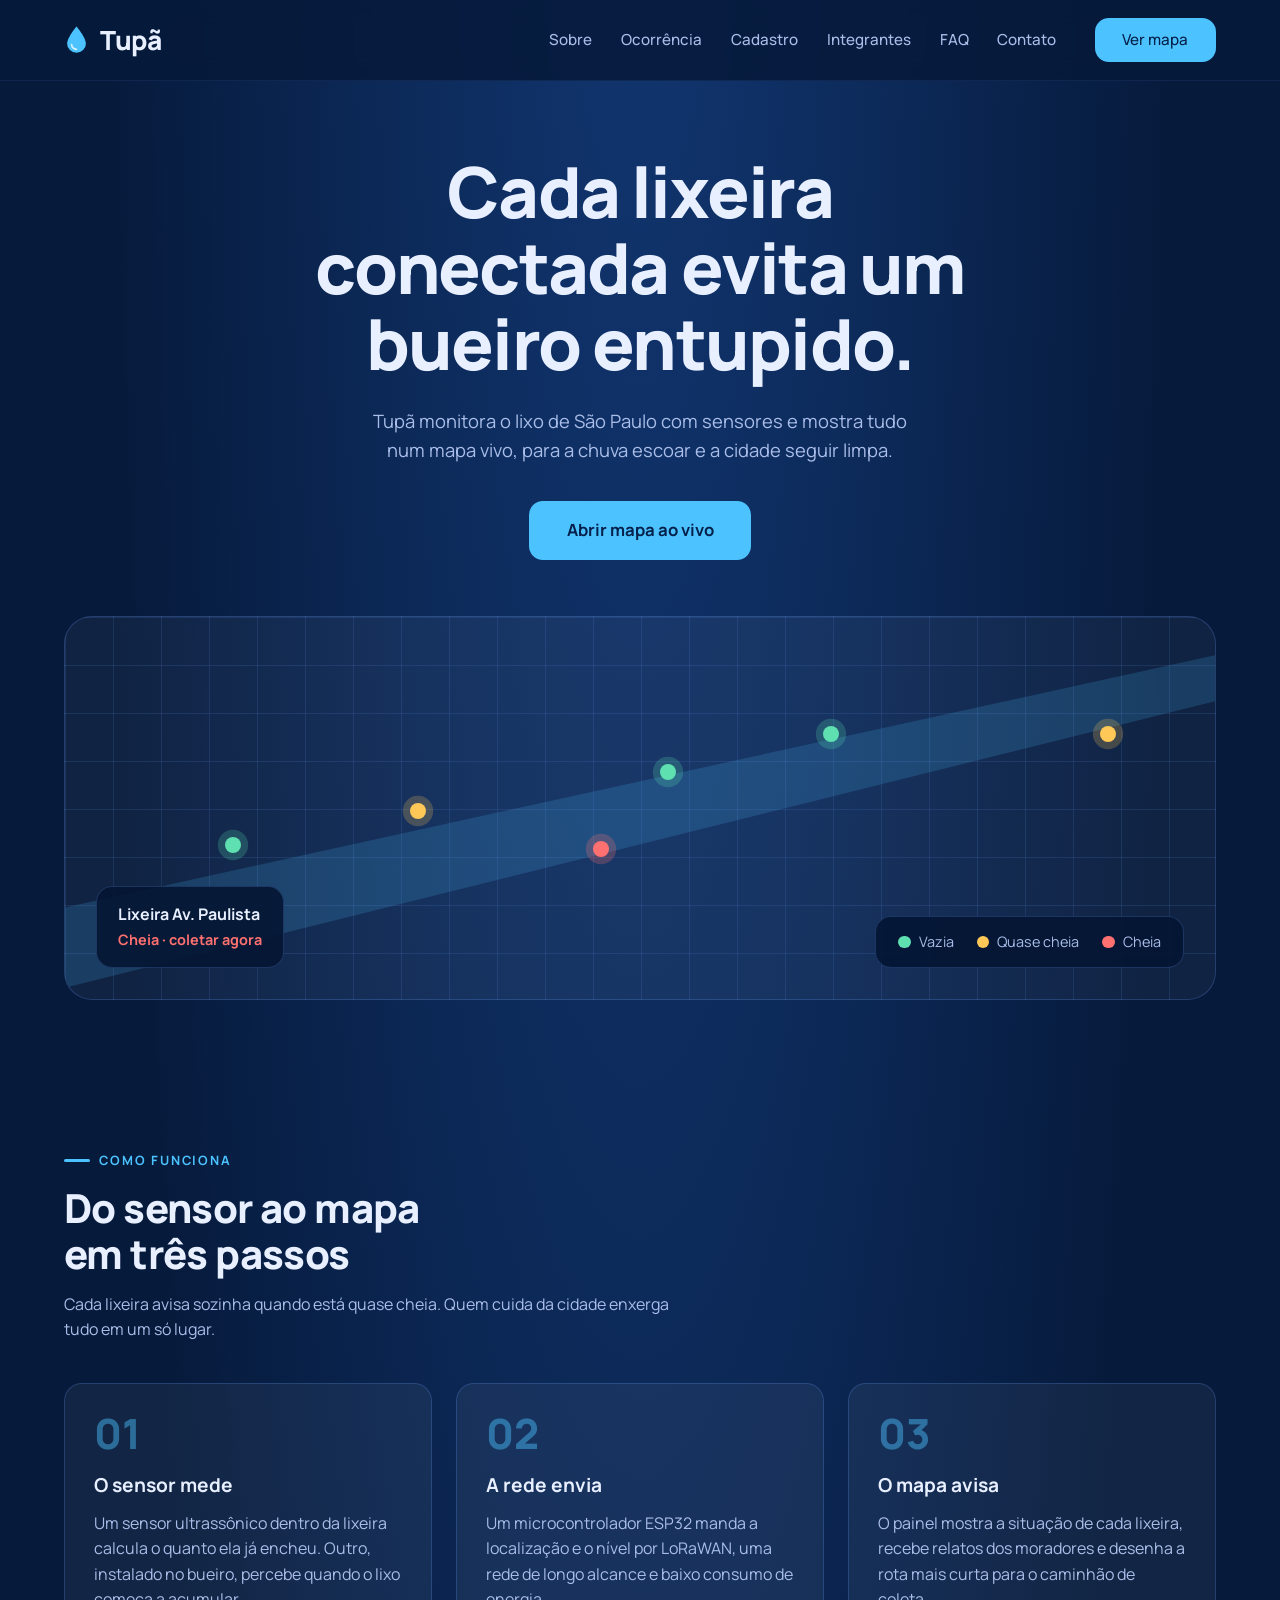
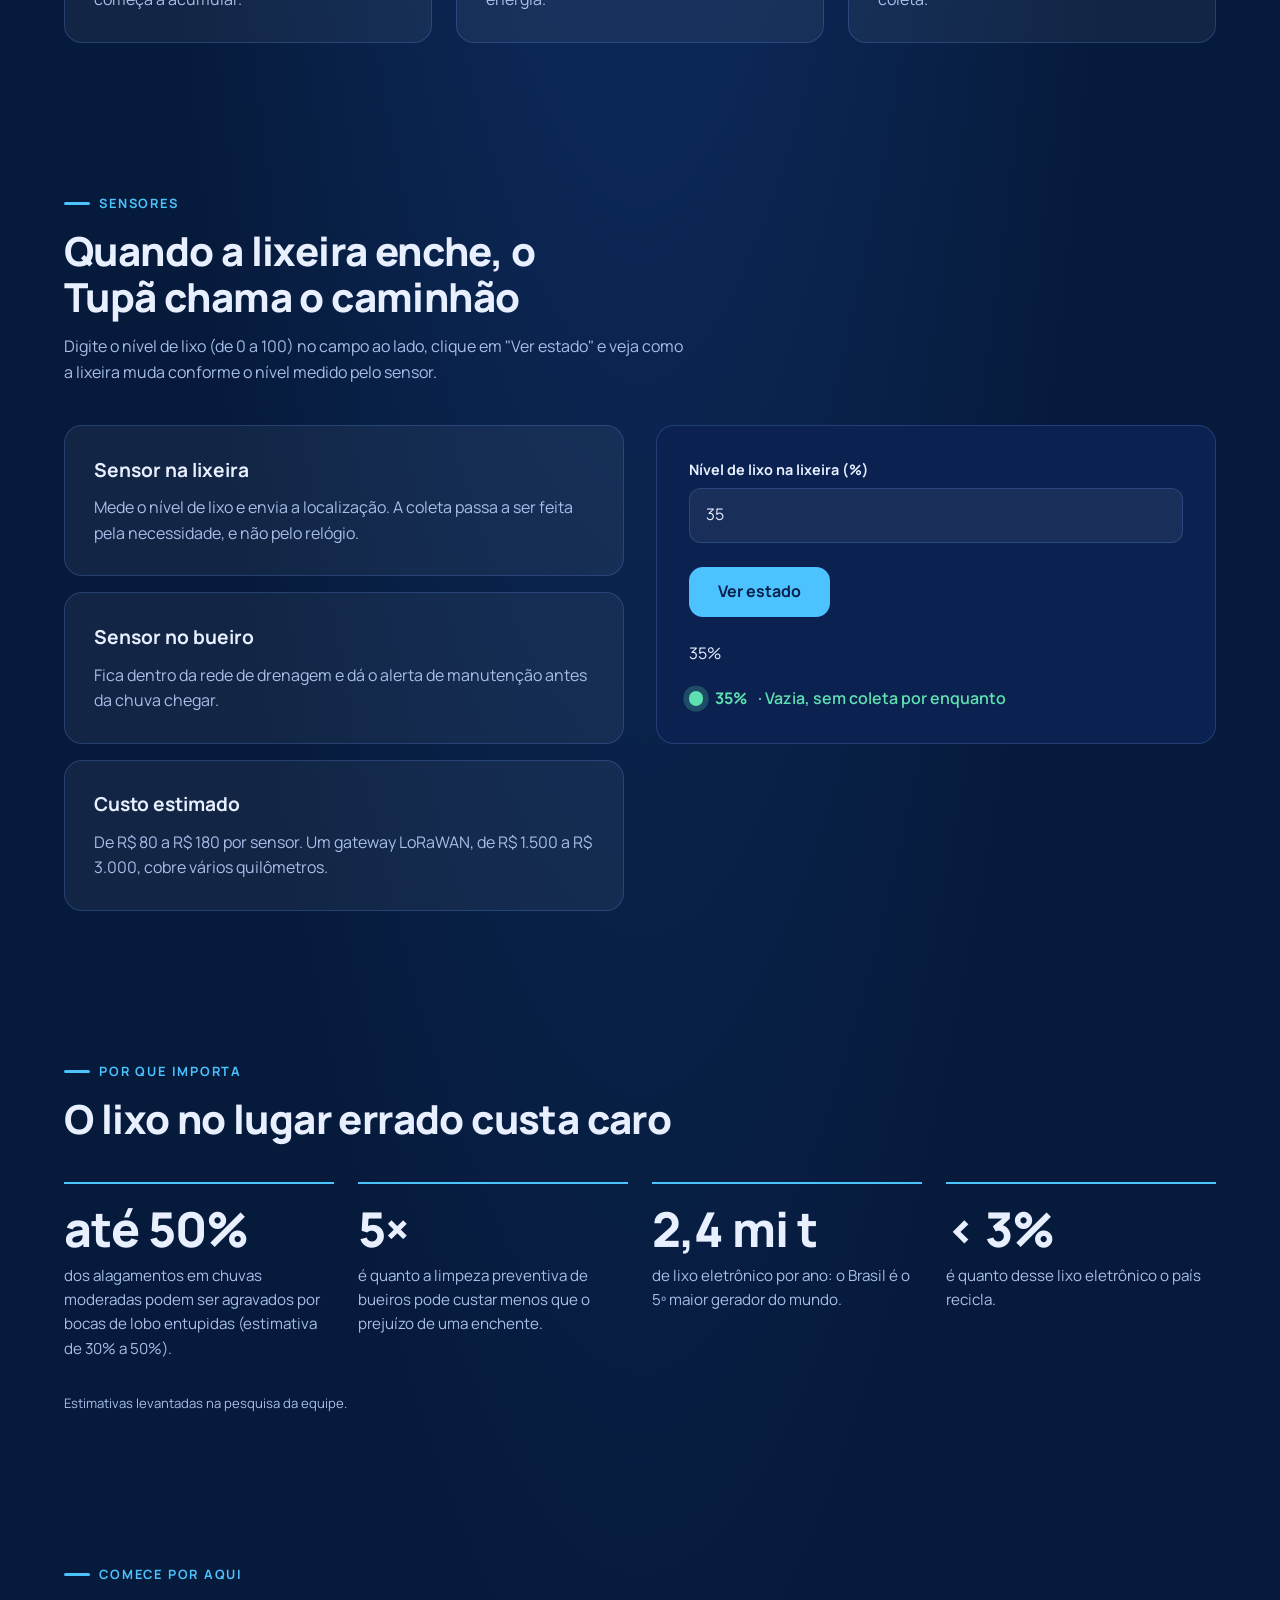
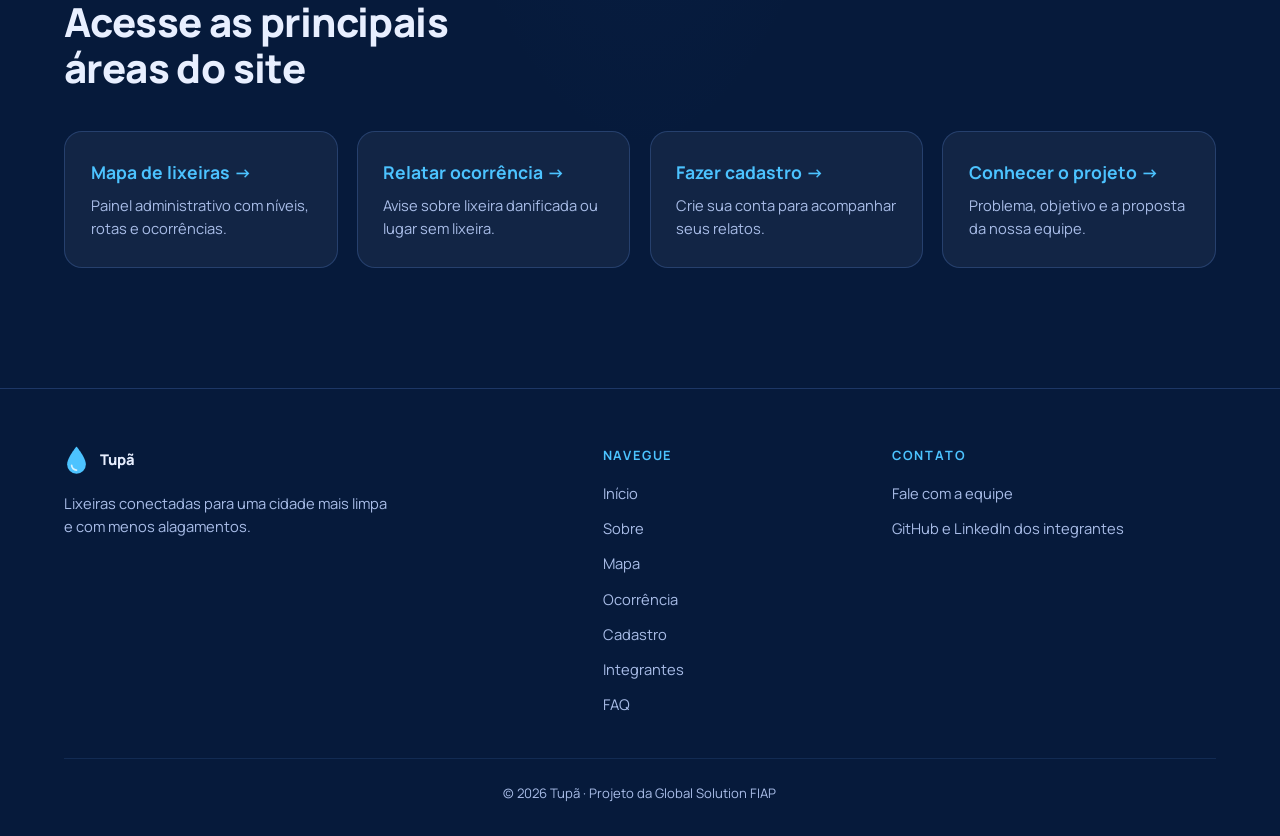
<file: index.html>
<!DOCTYPE html>
<html lang="pt-BR">
<head>
    <meta charset="UTF-8">
    <meta name="viewport" content="width=device-width, initial-scale=1.0">
    <meta name="description" content="Tupã monitora o lixo de São Paulo com sensores IoT e mostra tudo num mapa vivo, para a chuva escoar e a cidade seguir limpa.">
    <meta name="theme-color" content="#061a3b">
    <link rel="icon" href="assets/imagens/logo-tupa.svg" type="image/svg+xml">
    <link rel="preconnect" href="https://fonts.googleapis.com">
    <link rel="preconnect" href="https://fonts.gstatic.com" crossorigin>
    <link href="https://fonts.googleapis.com/css2?family=Manrope:wght@400;500;600;700;800&display=swap" rel="stylesheet">
    <link rel="stylesheet" href="css/style.css">
    <link rel="stylesheet" href="css/header-footer.css">
    <link rel="stylesheet" href="css/index.css">
    <script src="js/menu.js" defer></script>
    <script src="js/index.js" defer></script>
    <title>Tupã | Lixeiras conectadas, cidade sem alagamento</title>
</head>
<body>
    <a href="#conteudo" class="pular-conteudo">Pular para o conteúdo</a>

    <header class="cabecalho" id="cabecalho">
        <nav class="navegacao" aria-label="Navegação principal">
            <a href="index.html" class="logo">
                <img src="assets/imagens/logo-tupa.svg" alt="" width="25" height="31">
                Tupã
            </a>

            <button type="button" class="botao-menu" id="botao-menu" onclick="alternarMenu()" aria-expanded="false" aria-controls="menu-principal" aria-label="Abrir ou fechar menu">
                <span class="icone-menu"></span>
            </button>

            <ul class="menu" id="menu-principal">
                <li><a href="pages/sobre.html">Sobre</a></li>
                <li><a href="pages/ocorrencia.html">Ocorrência</a></li>
                <li><a href="pages/cadastro.html">Cadastro</a></li>
                <li><a href="pages/integrantes.html">Integrantes</a></li>
                <li><a href="pages/faq.html">FAQ</a></li>
                <li><a href="pages/contato.html">Contato</a></li>
                <li><a href="pages/mapa.html" class="botao">Ver mapa</a></li>
            </ul>
        </nav>
    </header>

    <main id="conteudo">
        <section class="abertura">
            <h1>Cada lixeira conectada evita um bueiro entupido.</h1>
            <p>Tupã monitora o lixo de São Paulo com sensores e mostra tudo num mapa vivo, para a chuva escoar e a cidade seguir limpa.</p>
            <a href="pages/mapa.html" class="botao botao-grande">Abrir mapa ao vivo</a>

            <figure class="previa-mapa">
                <ul class="mapa" aria-label="Prévia do mapa com lixeiras vazias, quase cheias e cheias">
                    <li class="ponto estado-vazia"></li>
                    <li class="ponto estado-quase-cheia"></li>
                    <li class="ponto estado-cheia"></li>
                    <li class="ponto estado-vazia"></li>
                    <li class="ponto estado-vazia"></li>
                    <li class="ponto estado-quase-cheia"></li>
                </ul>

                <figcaption>
                    <p class="cartao-mapa">
                        <strong>Lixeira Av. Paulista</strong>
                        <span>Cheia · coletar agora</span>
                    </p>

                    <ul class="legenda" aria-label="Legenda do mapa">
                        <li class="estado-vazia">Vazia</li>
                        <li class="estado-quase-cheia">Quase cheia</li>
                        <li class="estado-cheia">Cheia</li>
                    </ul>
                </figcaption>
            </figure>
        </section>

        <section class="como-funciona" id="como-funciona">
            <header class="titulo-secao">
                <p class="etiqueta">Como funciona</p>
                <h2>Do sensor ao mapa em três passos</h2>
                <p>Cada lixeira avisa sozinha quando está quase cheia. Quem cuida da cidade enxerga tudo em um só lugar.</p>
            </header>

            <ol class="passos">
                <li class="cartao">
                    <h3>O sensor mede</h3>
                    <p>Um sensor ultrassônico dentro da lixeira calcula o quanto ela já encheu. Outro, instalado no bueiro, percebe quando o lixo começa a acumular.</p>
                </li>
                <li class="cartao">
                    <h3>A rede envia</h3>
                    <p>Um microcontrolador ESP32 manda a localização e o nível por LoRaWAN, uma rede de longo alcance e baixo consumo de energia.</p>
                </li>
                <li class="cartao">
                    <h3>O mapa avisa</h3>
                    <p>O painel mostra a situação de cada lixeira, recebe relatos dos moradores e desenha a rota mais curta para o caminhão de coleta.</p>
                </li>
            </ol>
        </section>

        <section class="sensores" id="sensores">
            <header class="titulo-secao">
                <p class="etiqueta">Sensores</p>
                <h2>Quando a lixeira enche, o Tupã chama o caminhão</h2>
                <p>Digite o nível de lixo (de 0 a 100) no campo ao lado, clique em "Ver estado" e veja como a lixeira muda conforme o nível medido pelo sensor.</p>
            </header>

            <form class="simulador cartao" aria-label="Simulador de sensor de lixeira">
                <p class="campo">
                    <label for="nivel-lixeira">Nível de lixo na lixeira (%)</label>
                    <input type="number" id="nivel-lixeira" min="0" max="100" value="35">
                </p>

                <button type="button" class="botao" onclick="simularNivel()">Ver estado</button>

                <meter id="medidor" min="0" max="100" low="50" high="80" optimum="0" value="35">35%</meter>

                <output class="simulador-resultado estado-vazia" id="resultado-simulador">
                    <strong>35%</strong> · Vazia, sem coleta por enquanto
                </output>
            </form>

            <ul class="ficha-tecnica">
                <li class="cartao">
                    <h3>Sensor na lixeira</h3>
                    <p>Mede o nível de lixo e envia a localização. A coleta passa a ser feita pela necessidade, e não pelo relógio.</p>
                </li>
                <li class="cartao">
                    <h3>Sensor no bueiro</h3>
                    <p>Fica dentro da rede de drenagem e dá o alerta de manutenção antes da chuva chegar.</p>
                </li>
                <li class="cartao">
                    <h3>Custo estimado</h3>
                    <p>De R$ 80 a R$ 180 por sensor. Um gateway LoRaWAN, de R$ 1.500 a R$ 3.000, cobre vários quilômetros.</p>
                </li>
            </ul>
        </section>

        <section class="numeros">
            <header class="titulo-secao">
                <p class="etiqueta">Por que importa</p>
                <h2>O lixo no lugar errado custa caro</h2>
            </header>

            <ul class="lista-numeros">
                <li>
                    <strong class="numero">até 50%</strong>
                    <p>dos alagamentos em chuvas moderadas podem ser agravados por bocas de lobo entupidas (estimativa de 30% a 50%).</p>
                </li>
                <li>
                    <strong class="numero">5×</strong>
                    <p>é quanto a limpeza preventiva de bueiros pode custar menos que o prejuízo de uma enchente.</p>
                </li>
                <li>
                    <strong class="numero">2,4 mi t</strong>
                    <p>de lixo eletrônico por ano: o Brasil é o 5º maior gerador do mundo.</p>
                </li>
                <li>
                    <strong class="numero">&lt; 3%</strong>
                    <p>é quanto desse lixo eletrônico o país recicla.</p>
                </li>
            </ul>

            <p class="nota-fonte">Estimativas levantadas na pesquisa da equipe.</p>
        </section>

        <section class="atalhos-secao">
            <header class="titulo-secao">
                <p class="etiqueta">Comece por aqui</p>
                <h2>Acesse as principais áreas do site</h2>
            </header>

            <ul class="atalhos">
                <li>
                    <a href="pages/mapa.html">
                        <h3>Mapa de lixeiras</h3>
                        <p>Painel administrativo com níveis, rotas e ocorrências.</p>
                    </a>
                </li>
                <li>
                    <a href="pages/ocorrencia.html">
                        <h3>Relatar ocorrência</h3>
                        <p>Avise sobre lixeira danificada ou lugar sem lixeira.</p>
                    </a>
                </li>
                <li>
                    <a href="pages/cadastro.html">
                        <h3>Fazer cadastro</h3>
                        <p>Crie sua conta para acompanhar seus relatos.</p>
                    </a>
                </li>
                <li>
                    <a href="pages/sobre.html">
                        <h3>Conhecer o projeto</h3>
                        <p>Problema, objetivo e a proposta da nossa equipe.</p>
                    </a>
                </li>
            </ul>
        </section>
    </main>

    <footer class="rodape">
        <section class="rodape-marca">
            <a href="index.html" class="logo">
                <img src="assets/imagens/logo-tupa.svg" alt="" width="25" height="31">
                Tupã
            </a>
            <p>Lixeiras conectadas para uma cidade mais limpa e com menos alagamentos.</p>
        </section>

        <nav class="rodape-navegacao" aria-label="Navegação do rodapé">
            <h2>Navegue</h2>
            <ul>
                <li><a href="index.html">Início</a></li>
                <li><a href="pages/sobre.html">Sobre</a></li>
                <li><a href="pages/mapa.html">Mapa</a></li>
                <li><a href="pages/ocorrencia.html">Ocorrência</a></li>
                <li><a href="pages/cadastro.html">Cadastro</a></li>
                <li><a href="pages/integrantes.html">Integrantes</a></li>
                <li><a href="pages/faq.html">FAQ</a></li>
            </ul>
        </nav>

        <address class="rodape-contato">
            <h2>Contato</h2>
            <ul>
                <li><a href="pages/contato.html">Fale com a equipe</a></li>
                <li><a href="pages/integrantes.html">GitHub e LinkedIn dos integrantes</a></li>
            </ul>
        </address>

        <p class="rodape-base">&copy; 2026 Tupã · Projeto da Global Solution FIAP</p>
    </footer>
</body>
</html>
</file>
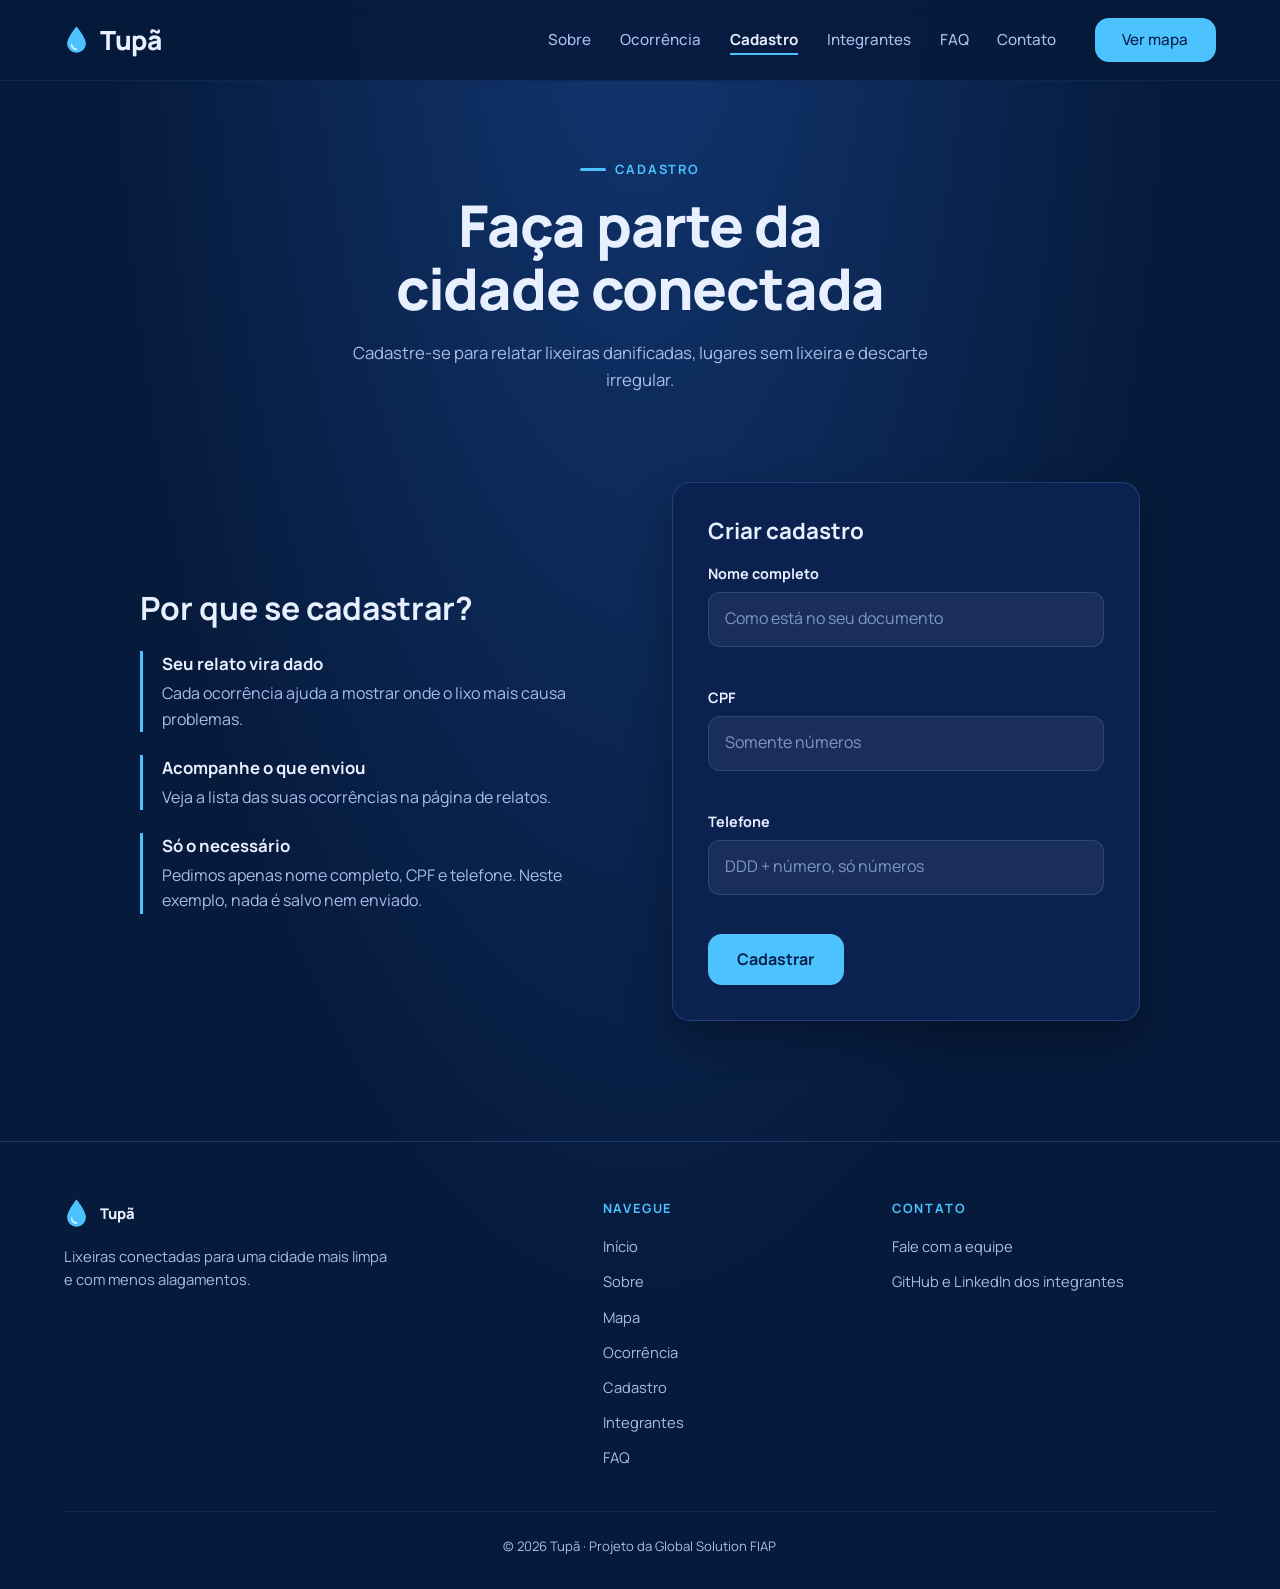
<file: pages/cadastro.html>
<!DOCTYPE html>
<html lang="pt-BR">

<head>
    <meta charset="UTF-8">
    <meta name="viewport" content="width=device-width, initial-scale=1.0">
    <meta name="description"
        content="Cadastre-se no Tupã com nome completo, CPF e telefone para relatar ocorrências de lixo.">
    <meta name="theme-color" content="#061a3b">
    <link rel="icon" href="../assets/imagens/logo-tupa.svg" type="image/svg+xml">
    <link rel="preconnect" href="https://fonts.googleapis.com">
    <link rel="preconnect" href="https://fonts.gstatic.com" crossorigin>
    <link href="https://fonts.googleapis.com/css2?family=Manrope:wght@400;500;600;700;800&display=swap"
        rel="stylesheet">
    <link rel="stylesheet" href="../css/style.css">
    <link rel="stylesheet" href="../css/header-footer.css">
    <link rel="stylesheet" href="../css/cadastro.css">
    <script src="../js/menu.js" defer></script>
    <script src="../js/cadastro.js" defer></script>
    <title>Cadastro | Tupã</title>
</head>

<body>
    <a href="#conteudo" class="pular-conteudo">Pular para o conteúdo</a>

    <header class="cabecalho" id="cabecalho">
        <nav class="navegacao" aria-label="Navegação principal">
            <a href="../index.html" class="logo">
                <img src="../assets/imagens/logo-tupa.svg" alt="Logo" width="25" height="31">
                Tupã
            </a>

            <button type="button" class="botao-menu" id="botao-menu" onclick="alternarMenu()" aria-expanded="false"
                aria-controls="menu-principal" aria-label="Abrir ou fechar menu">
                <span class="icone-menu"></span>
            </button>

            <ul class="menu" id="menu-principal">
                <li><a href="./sobre.html">Sobre</a></li>
                <li><a href="./ocorrencia.html">Ocorrência</a></li>
                <li><a href="./cadastro.html" aria-current="page">Cadastro</a></li>
                <li><a href="./integrantes.html">Integrantes</a></li>
                <li><a href="./faq.html">FAQ</a></li>
                <li><a href="./contato.html">Contato</a></li>
                <li><a href="./mapa.html" class="botao">Ver mapa</a></li>
            </ul>
        </nav>
    </header>

    <main id="conteudo">
        <section class="apresentacao">
            <p class="etiqueta">Cadastro</p>
            <h1>Faça parte da cidade conectada</h1>
            <p>Cadastre-se para relatar lixeiras danificadas, lugares sem lixeira e descarte irregular.</p>
        </section>

        <section class="area-cadastro">
            <article class="beneficios">
                <h2>Por que se cadastrar?</h2>
                <ul>
                    <li>
                        <h3>Seu relato vira dado</h3>
                        <p>Cada ocorrência ajuda a mostrar onde o lixo mais causa problemas.</p>
                    </li>
                    <li>
                        <h3>Acompanhe o que enviou</h3>
                        <p>Veja a lista das suas ocorrências na página de relatos.</p>
                    </li>
                    <li>
                        <h3>Só o necessário</h3>
                        <p>Pedimos apenas nome completo, CPF e telefone. Neste exemplo, nada é salvo nem enviado.</p>
                    </li>
                </ul>
            </article>

            <form class="formulario" id="formulario-cadastro" aria-labelledby="titulo-cadastro">
                <h2 id="titulo-cadastro">Criar cadastro</h2>

                <p class="campo">
                    <label for="nome">Nome completo</label>
                    <input type="text" id="nome" name="nome" placeholder="Como está no seu documento"
                        autocomplete="name">
                    <small class="campo-erro" id="erro-nome" role="alert"></small>
                </p>

                <p class="campo">
                    <label for="cpf">CPF</label>
                    <input type="text" id="cpf" name="cpf" placeholder="Somente números" inputmode="numeric"
                        maxlength="11" autocomplete="off">
                    <small class="campo-erro" id="erro-cpf" role="alert"></small>
                </p>

                <p class="campo">
                    <label for="telefone">Telefone</label>
                    <input type="tel" id="telefone" name="telefone" placeholder="DDD + número, só números"
                        inputmode="tel" maxlength="11" autocomplete="tel">
                    <small class="campo-erro" id="erro-telefone" role="alert"></small>
                </p>

                <button type="button" class="botao" onclick="cadastrar()">Cadastrar</button>

                <output class="aviso" id="aviso" hidden></output>
            </form>
        </section>
    </main>

    <footer class="rodape">
        <section class="rodape-marca">
            <a href="../index.html" class="logo">
                <img src="../assets/imagens/logo-tupa.svg" alt="" width="25" height="31">
                Tupã
            </a>
            <p>Lixeiras conectadas para uma cidade mais limpa e com menos alagamentos.</p>
        </section>

        <nav class="rodape-navegacao" aria-label="Navegação do rodapé">
            <h2>Navegue</h2>
            <ul>
                <li><a href="../index.html">Início</a></li>
                <li><a href="./sobre.html">Sobre</a></li>
                <li><a href="./mapa.html">Mapa</a></li>
                <li><a href="./ocorrencia.html">Ocorrência</a></li>
                <li><a href="./cadastro.html">Cadastro</a></li>
                <li><a href="./integrantes.html">Integrantes</a></li>
                <li><a href="./faq.html">FAQ</a></li>
            </ul>
        </nav>

        <address class="rodape-contato">
            <h2>Contato</h2>
            <ul>
                <li><a href="./contato.html">Fale com a equipe</a></li>
                <li><a href="./integrantes.html">GitHub e LinkedIn dos integrantes</a></li>
            </ul>
        </address>

        <p class="rodape-base">&copy; 2026 Tupã · Projeto da Global Solution FIAP</p>
    </footer>
</body>

</html>
</file>
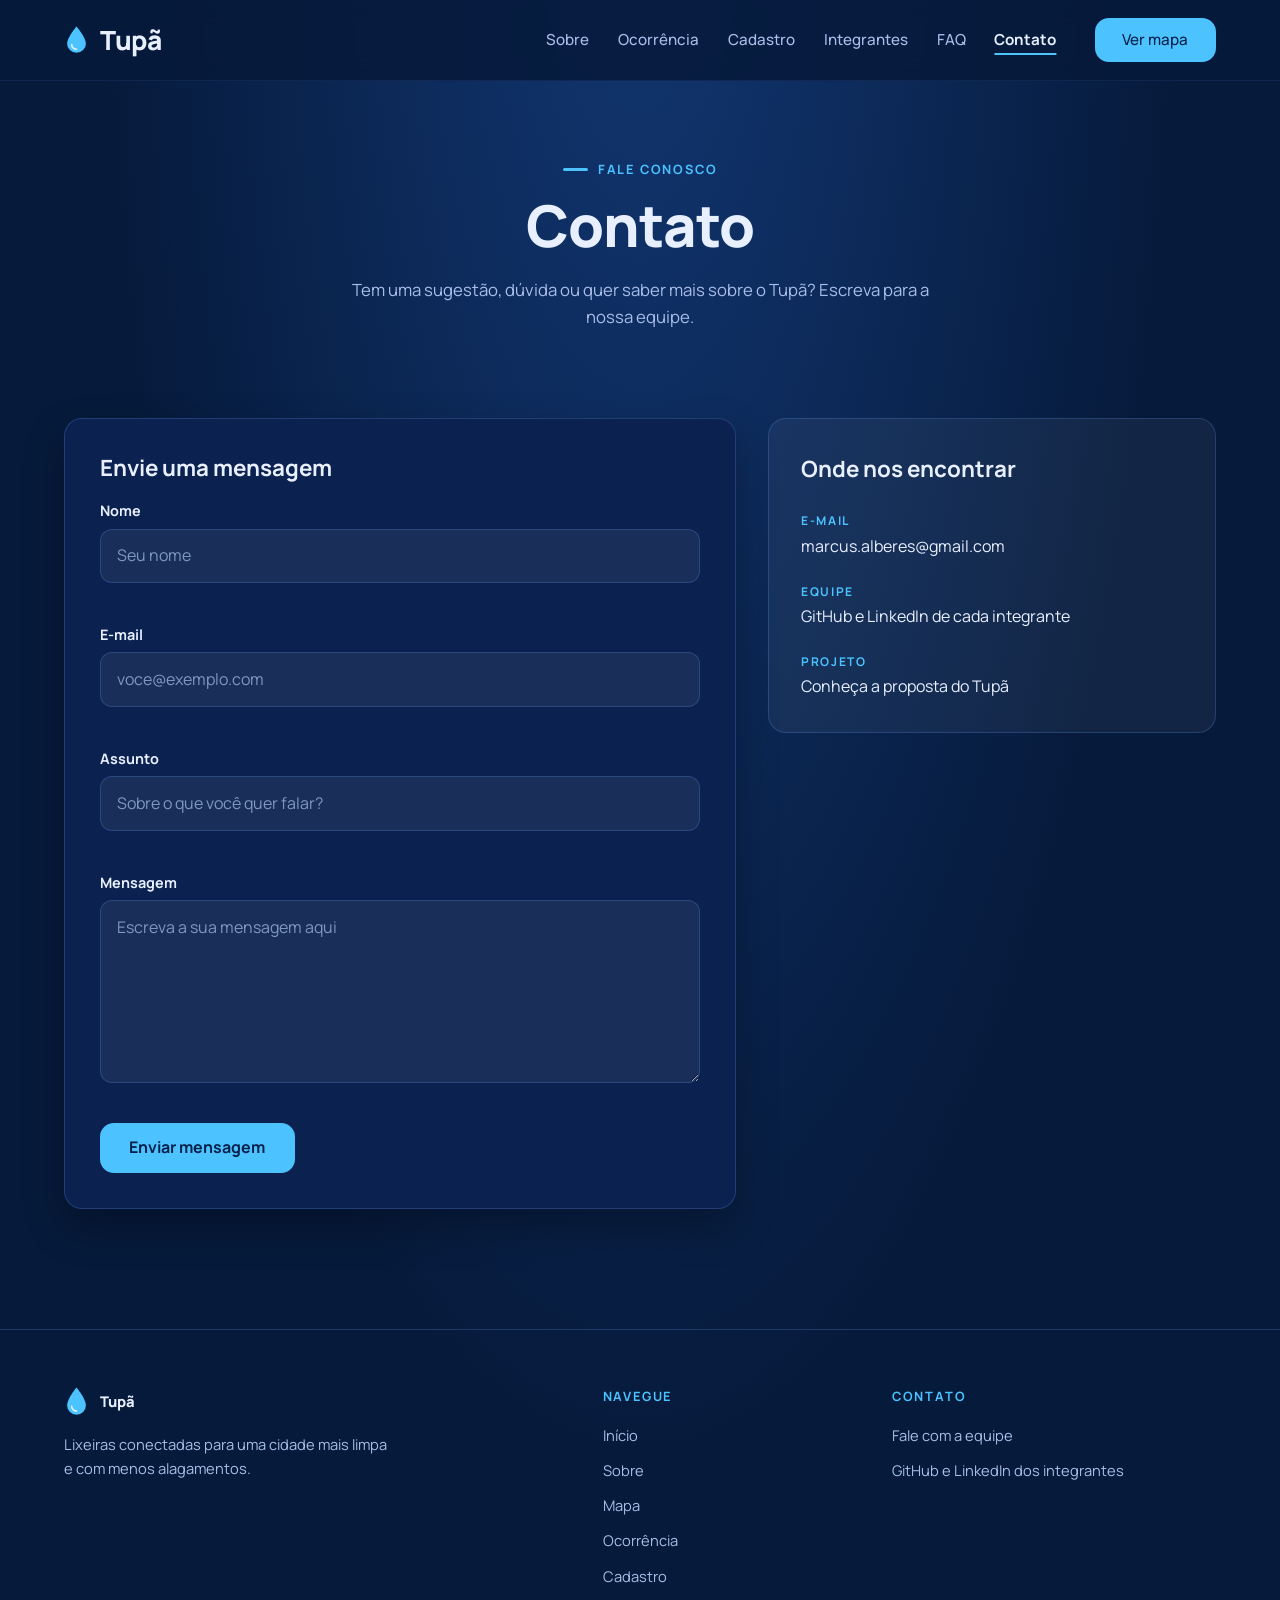
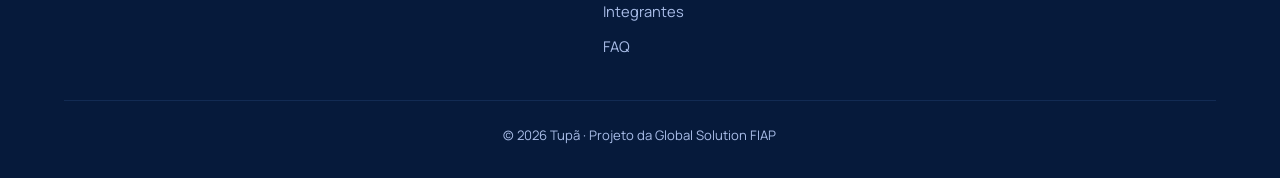
<file: pages/contato.html>
<!DOCTYPE html>
<html lang="pt-BR">

<head>
    <meta charset="UTF-8">
    <meta name="viewport" content="width=device-width, initial-scale=1.0">
    <meta name="description" content="Entre em contato com a equipe do Tupã: nome, e-mail, assunto e mensagem.">
    <meta name="theme-color" content="#061a3b">
    <link rel="icon" href="../assets/imagens/logo-tupa.svg" type="image/svg+xml">
    <link rel="preconnect" href="https://fonts.googleapis.com">
    <link rel="preconnect" href="https://fonts.gstatic.com" crossorigin>
    <link href="https://fonts.googleapis.com/css2?family=Manrope:wght@400;500;600;700;800&display=swap"
        rel="stylesheet">
    <link rel="stylesheet" href="../css/style.css">
    <link rel="stylesheet" href="../css/header-footer.css">
    <link rel="stylesheet" href="../css/contato.css">
    <script src="../js/menu.js" defer></script>
    <script src="../js/contato.js" defer></script>
    <title>Contato | Tupã</title>
</head>

<body>
    <a href="#conteudo" class="pular-conteudo">Pular para o conteúdo</a>

    <header class="cabecalho" id="cabecalho">
        <nav class="navegacao" aria-label="Navegação principal">
            <a href="../index.html" class="logo">
                <img src="../assets/imagens/logo-tupa.svg" alt="Logo" width="25" height="31">
                Tupã
            </a>

            <button type="button" class="botao-menu" id="botao-menu" onclick="alternarMenu()" aria-expanded="false"
                aria-controls="menu-principal" aria-label="Abrir ou fechar menu">
                <span class="icone-menu"></span>
            </button>

            <ul class="menu" id="menu-principal">
                <li><a href="./sobre.html">Sobre</a></li>
                <li><a href="./ocorrencia.html">Ocorrência</a></li>
                <li><a href="./cadastro.html">Cadastro</a></li>
                <li><a href="./integrantes.html">Integrantes</a></li>
                <li><a href="./faq.html">FAQ</a></li>
                <li><a href="./contato.html" aria-current="page">Contato</a></li>
                <li><a href="./mapa.html" class="botao">Ver mapa</a></li>
            </ul>
        </nav>
    </header>

    <main id="conteudo">
        <section class="apresentacao">
            <p class="etiqueta">Fale conosco</p>
            <h1>Contato</h1>
            <p>Tem uma sugestão, dúvida ou quer saber mais sobre o Tupã? Escreva para a nossa equipe.</p>
        </section>

        <section class="area-contato">
            <form class="formulario" id="formulario-contato" aria-labelledby="titulo-contato">
                <h2 id="titulo-contato">Envie uma mensagem</h2>

                <p class="campo">
                    <label for="nome">Nome</label>
                    <input type="text" id="nome" name="nome" placeholder="Seu nome" autocomplete="name">
                    <small class="campo-erro" id="erro-nome" role="alert"></small>
                </p>

                <p class="campo">
                    <label for="email">E-mail</label>
                    <input type="email" id="email" name="email" placeholder="voce@exemplo.com" autocomplete="email">
                    <small class="campo-erro" id="erro-email" role="alert"></small>
                </p>

                <p class="campo">
                    <label for="assunto">Assunto</label>
                    <input type="text" id="assunto" name="assunto" placeholder="Sobre o que você quer falar?">
                    <small class="campo-erro" id="erro-assunto" role="alert"></small>
                </p>

                <p class="campo">
                    <label for="mensagem">Mensagem</label>
                    <textarea id="mensagem" name="mensagem" rows="6"
                        placeholder="Escreva a sua mensagem aqui"></textarea>
                    <small class="campo-erro" id="erro-mensagem" role="alert"></small>
                </p>

                <button type="button" class="botao" onclick="enviarContato()">Enviar mensagem</button>

                <output class="aviso" id="aviso" hidden></output>
            </form>

            <aside class="canais cartao">
                <h2>Onde nos encontrar</h2>
                <address>
                    <ul>
                        <li>
                            <span class="canal-titulo">E-mail</span>
                            <a href="mailto:marcus.alberes@gmail.com">marcus.alberes@gmail.com</a>
                        </li>
                        <li>
                            <span class="canal-titulo">Equipe</span>
                            <a href="../integrantes.html">GitHub e LinkedIn de cada integrante</a>
                        </li>
                        <li>
                            <span class="canal-titulo">Projeto</span>
                            <a href="../sobre.html">Conheça a proposta do Tupã</a>
                        </li>
                    </ul>
                </address>
            </aside>
        </section>
    </main>

    <footer class="rodape">
        <section class="rodape-marca">
            <a href="../index.html" class="logo">
                <img src="../assets/imagens/logo-tupa.svg" alt="" width="25" height="31">
                Tupã
            </a>
            <p>Lixeiras conectadas para uma cidade mais limpa e com menos alagamentos.</p>
        </section>

        <nav class="rodape-navegacao" aria-label="Navegação do rodapé">
            <h2>Navegue</h2>
            <ul>
                <li><a href="../index.html">Início</a></li>
                <li><a href="./sobre.html">Sobre</a></li>
                <li><a href="./mapa.html">Mapa</a></li>
                <li><a href="./ocorrencia.html">Ocorrência</a></li>
                <li><a href="./cadastro.html">Cadastro</a></li>
                <li><a href="./integrantes.html">Integrantes</a></li>
                <li><a href="./faq.html">FAQ</a></li>
            </ul>
        </nav>

        <address class="rodape-contato">
            <h2>Contato</h2>
            <ul>
                <li><a href="./contato.html">Fale com a equipe</a></li>
                <li><a href="./integrantes.html">GitHub e LinkedIn dos integrantes</a></li>
            </ul>
        </address>

        <p class="rodape-base">&copy; 2026 Tupã · Projeto da Global Solution FIAP</p>
    </footer>
</body>

</html>
</file>
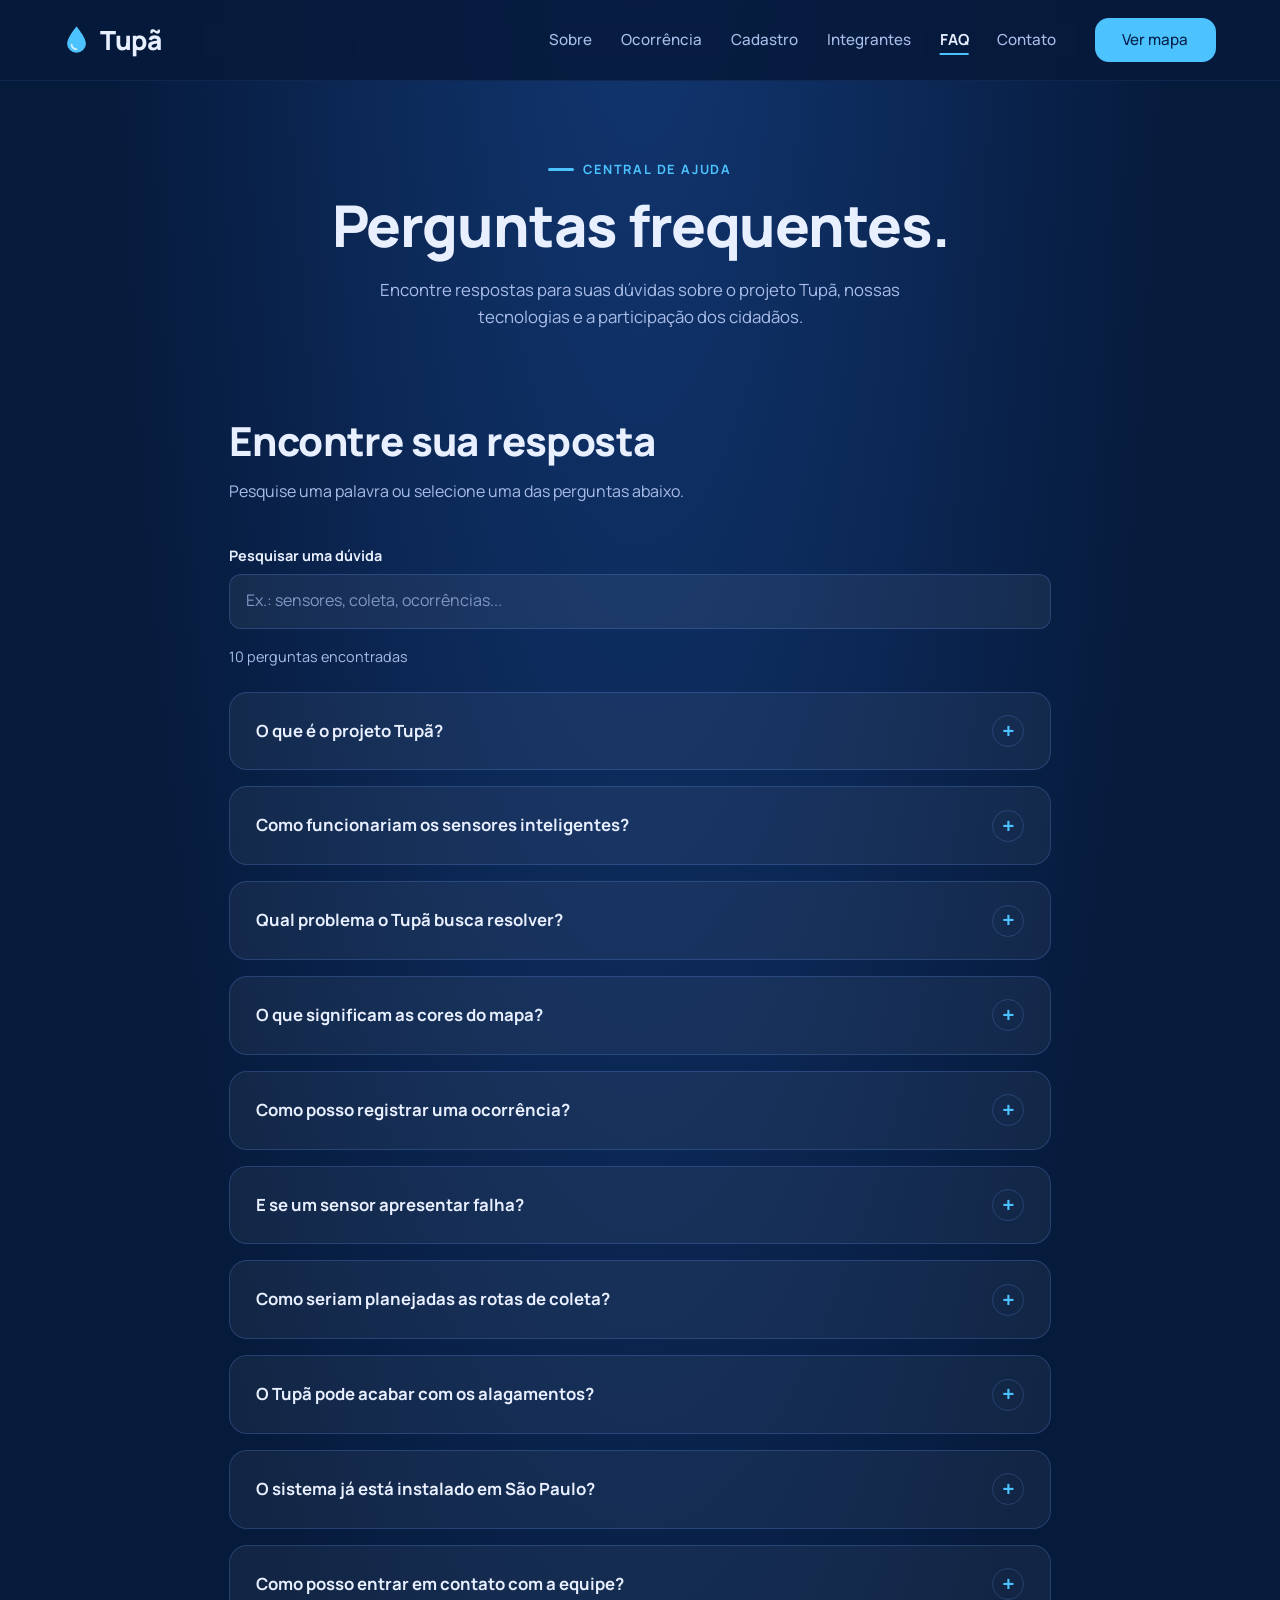
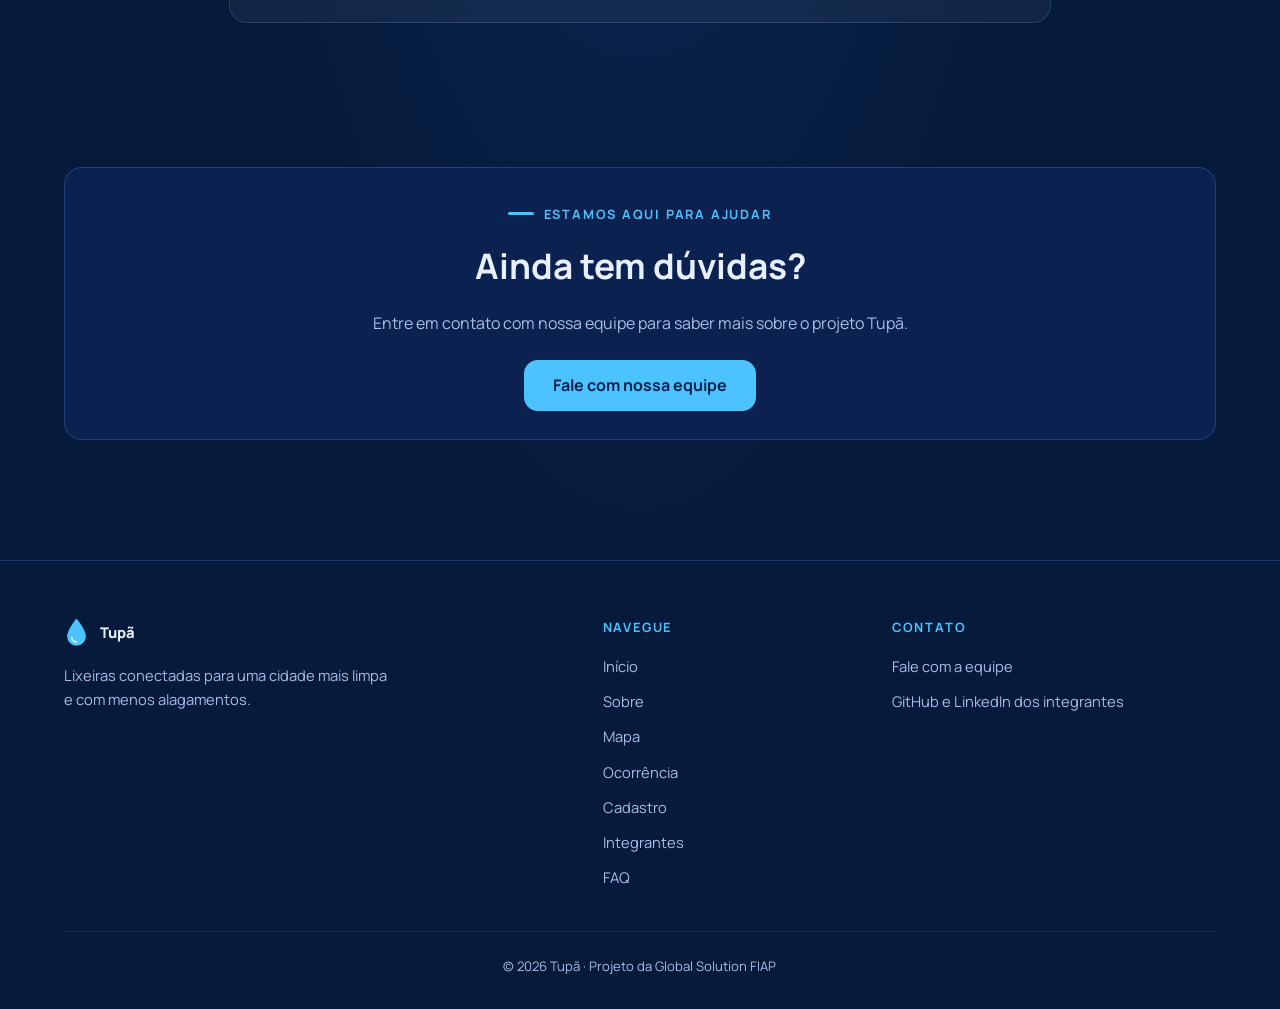
<file: pages/faq.html>
<!doctype html>
<html lang="pt-BR">

<head>
  <meta charset="UTF-8" />
  <meta name="viewport" content="width=device-width, initial-scale=1.0" />

  <meta name="description" content="Tire suas dúvidas sobre o projeto Tupã." />
  <meta name="theme-color" content="#061a3b" />

  <link rel="icon" href="../assets/imagens/logo-tupa.svg" type="image/svg+xml" />

  <link rel="preconnect" href="https://fonts.googleapis.com" />
  <link rel="preconnect" href="https://fonts.gstatic.com" crossorigin />

  <link href="https://fonts.googleapis.com/css2?family=Manrope:wght@400;500;600;700;800&display=swap"
    rel="stylesheet" />

  <link rel="stylesheet" href="../css/style.css" />
  <link rel="stylesheet" href="../css/header-footer.css" />
  <link rel="stylesheet" href="../css/faq.css" />

  <script src="../js/menu.js" defer></script>
  <script src="../js/faq.js" defer></script>

  <title>Tupã | Perguntas frequentes</title>
</head>

<body>

  <a href="#conteudo" class="pular-conteudo"> Pular para o conteúdo </a>

  <header class="cabecalho" id="cabecalho">
    <nav class="navegacao" aria-label="Navegação principal">
      <a href="../index.html" class="logo">
        <img src="../assets/imagens/logo-tupa.svg" alt="" width="25" height="31" />
        Tupã
      </a>

      <button type="button" class="botao-menu" id="botao-menu" aria-expanded="false" aria-controls="menu-principal"
        aria-label="Abrir ou fechar menu">
        <span class="icone-menu"></span>
      </button>

      <ul class="menu" id="menu-principal">
        <li><a href="./sobre.html">Sobre</a></li>

        <li><a href="./ocorrencia.html">Ocorrência</a></li>

        <li><a href="./cadastro.html">Cadastro</a></li>

        <li><a href="./integrantes.html">Integrantes</a></li>

        <li>
          <a href="./faq.html" aria-current="page">FAQ</a>
        </li>

        <li><a href="./contato.html">Contato</a></li>

        <li>
          <a href="./mapa.html" class="botao">Ver mapa</a>
        </li>
      </ul>
    </nav>
  </header>

  <main id="conteudo">

    <section class="apresentacao">
      <p class="etiqueta">Central de ajuda</p>

      <h1>Perguntas frequentes.</h1>

      <p>
        Encontre respostas para suas dúvidas sobre o projeto Tupã, nossas
        tecnologias e a participação dos cidadãos.
      </p>
    </section>

    <!-- CONTEÚDO DO FAQ -->

    <section class="faq-conteudo">
      <header class="titulo-secao">
        <h2>Encontre sua resposta</h2>

        <p>Pesquise uma palavra ou selecione uma das perguntas abaixo.</p>
      </header>

      <div class="campo faq-pesquisa">
        <label for="pesquisa-faq"> Pesquisar uma dúvida </label>

        <input type="search" id="pesquisa-faq" placeholder="Ex.: sensores, coleta, ocorrências..." autocomplete="off" />
      </div>

      <p id="faq-contador" aria-live="polite">10 perguntas encontradas</p>

      <!-- LISTA DE PERGUNTAS -->

      <div class="faq-lista">

        <article class="faq-item cartao">
          <h3>
            <button type="button" class="faq-pergunta" aria-expanded="false" aria-controls="resposta-1">
              O que é o projeto Tupã?

              <span class="faq-icone" aria-hidden="true">+</span>
            </button>
          </h3>

          <div class="faq-resposta" id="resposta-1" hidden>
            <p>
              O Tupã é uma proposta de gestão inteligente de resíduos urbanos
              que utiliza tecnologia, monitoramento e participação cidadã para
              contribuir com uma cidade mais limpa, sustentável e resiliente.
            </p>
          </div>
        </article>



        <article class="faq-item cartao">
          <h3>
            <button type="button" class="faq-pergunta" aria-expanded="false" aria-controls="resposta-2">
              Como funcionariam os sensores inteligentes?

              <span class="faq-icone" aria-hidden="true">+</span>
            </button>
          </h3>

          <div class="faq-resposta" id="resposta-2" hidden>
            <p>
              A proposta prevê sensores ultrassônicos capazes de medir o nível
              de preenchimento das lixeiras. As informações seriam enviadas ao
              sistema de monitoramento para auxiliar as equipes no
              planejamento da coleta de resíduos.
            </p>
          </div>
        </article>

        <article class="faq-item cartao">
          <h3>
            <button type="button" class="faq-pergunta" aria-expanded="false" aria-controls="resposta-3">
              Qual problema o Tupã busca resolver?

              <span class="faq-icone" aria-hidden="true">+</span>
            </button>
          </h3>

          <div class="faq-resposta" id="resposta-3" hidden>
            <p>
              O projeto busca combater o acúmulo de resíduos urbanos, a
              ineficiência da coleta e a obstrução de bueiros causada pelo
              descarte inadequado de lixo, que pode contribuir para
              alagamentos.
            </p>
          </div>
        </article>

        <article class="faq-item cartao">
          <h3>
            <button type="button" class="faq-pergunta" aria-expanded="false" aria-controls="resposta-4">
              O que significam as cores do mapa?

              <span class="faq-icone" aria-hidden="true">+</span>
            </button>
          </h3>

          <div class="faq-resposta" id="resposta-4" hidden>
            <p>
              A cor verde representa lixeiras vazias ou com baixo nível de
              preenchimento. A cor amarela representa lixeiras próximas da
              capacidade máxima, enquanto a cor vermelha representa lixeiras
              cheias que precisam de atendimento prioritário.
            </p>
          </div>
        </article>

        <article class="faq-item cartao">
          <h3>
            <button type="button" class="faq-pergunta" aria-expanded="false" aria-controls="resposta-5">
              Como posso registrar uma ocorrência?

              <span class="faq-icone" aria-hidden="true">+</span>
            </button>
          </h3>

          <div class="faq-resposta" id="resposta-5" hidden>
            <p>
              O projeto prevê o registro de ocorrências por meio da página de
              ocorrências e do chatbot. O cidadão poderá comunicar problemas
              como lixeiras lotadas, danificadas ou roubadas.
            </p>
          </div>
        </article>

        <article class="faq-item cartao">
          <h3>
            <button type="button" class="faq-pergunta" aria-expanded="false" aria-controls="resposta-6">
              E se um sensor apresentar falha?

              <span class="faq-icone" aria-hidden="true">+</span>
            </button>
          </h3>

          <div class="faq-resposta" id="resposta-6" hidden>
            <p>
              Caso um sensor apresente falha, o cidadão poderá registrar
              manualmente uma ocorrência pelo chatbot. Dessa forma, a
              participação da população complementará o monitoramento
              automático previsto pelo sistema.
            </p>
          </div>
        </article>

        <article class="faq-item cartao">
          <h3>
            <button type="button" class="faq-pergunta" aria-expanded="false" aria-controls="resposta-7">
              Como seriam planejadas as rotas de coleta?

              <span class="faq-icone" aria-hidden="true">+</span>
            </button>
          </h3>

          <div class="faq-resposta" id="resposta-7" hidden>
            <p>
              Os dados de localização e preenchimento das lixeiras auxiliariam
              no planejamento das rotas dos caminhões, priorizando os pontos
              críticos e evitando deslocamentos desnecessários.
            </p>
          </div>
        </article>

        <article class="faq-item cartao">
          <h3>
            <button type="button" class="faq-pergunta" aria-expanded="false" aria-controls="resposta-8">
              O Tupã pode acabar com os alagamentos?

              <span class="faq-icone" aria-hidden="true">+</span>
            </button>
          </h3>

          <div class="faq-resposta" id="resposta-8" hidden>
            <p>
              Não completamente. O Tupã busca contribuir para a redução da
              obstrução dos sistemas de drenagem causada pelo acúmulo de
              resíduos. Entretanto, os alagamentos também dependem de fatores
              como a intensidade das chuvas e a infraestrutura urbana.
            </p>
          </div>
        </article>

        <article class="faq-item cartao">
          <h3>
            <button type="button" class="faq-pergunta" aria-expanded="false" aria-controls="resposta-9">
              O sistema já está instalado em São Paulo?

              <span class="faq-icone" aria-hidden="true">+</span>
            </button>
          </h3>

          <div class="faq-resposta" id="resposta-9" hidden>
            <p>
              Não. O Tupã é um projeto acadêmico desenvolvido para a Global
              Solution da FIAP, que apresenta funcionalidades digitais e
              simulações. A instalação dos sensores físicos e a implantação em
              condições reais fazem parte da proposta de evolução do projeto.
            </p>
          </div>
        </article>

        <article class="faq-item cartao">
          <h3>
            <button type="button" class="faq-pergunta" aria-expanded="false" aria-controls="resposta-10">
              Como posso entrar em contato com a equipe?

              <span class="faq-icone" aria-hidden="true">+</span>
            </button>
          </h3>

          <div class="faq-resposta" id="resposta-10" hidden>
            <p>
              Você pode entrar em contato por meio da página de contato do
              site ou conhecer os responsáveis pelo desenvolvimento do projeto
              na página de integrantes, onde estão disponíveis seus perfis
              profissionais.
            </p>
          </div>
        </article>
      </div>

      <!-- MENSAGEM SEM RESULTADOS -->

      <p id="faq-vazio" class="faq-vazio" hidden>
        Nenhuma pergunta encontrada. Tente pesquisar outra palavra.
      </p>
    </section>

    <!-- SEÇÃO DE CONTATO -->

    <section class="faq-contato">
      <div class="cartao">
        <p class="etiqueta">Estamos aqui para ajudar</p>

        <h2>Ainda tem dúvidas?</h2>

        <p>
          Entre em contato com nossa equipe para saber mais sobre o projeto
          Tupã.
        </p>

        <a href="../contato.html" class="botao"> Fale com nossa equipe </a>
      </div>
    </section>
  </main>

  <!-- RODAPÉ -->

  <footer class="rodape">
    <section class="rodape-marca">
      <a href="../index.html" class="logo">
        <img src="../assets/imagens/logo-tupa.svg" alt="" width="25" height="31" />

        Tupã
      </a>

      <p>
        Lixeiras conectadas para uma cidade mais limpa e com menos
        alagamentos.
      </p>
    </section>

    <!-- NAVEGAÇÃO DO RODAPÉ -->

    <nav class="rodape-navegacao" aria-label="Navegação do rodapé">
      <h2>Navegue</h2>

      <ul>
        <li><a href="../index.html">Início</a></li>

        <li><a href="./sobre.html">Sobre</a></li>

        <li><a href="./mapa.html">Mapa</a></li>

        <li><a href="./ocorrencia.html">Ocorrência</a></li>

        <li><a href="./cadastro.html">Cadastro</a></li>

        <li><a href="./integrantes.html">Integrantes</a></li>

        <li><a href="./faq.html">FAQ</a></li>
      </ul>
    </nav>

    <!-- CONTATO DO RODAPÉ -->

    <address class="rodape-contato">
      <h2>Contato</h2>

      <ul>
        <li>
          <a href="./contato.html">Fale com a equipe</a>
        </li>

        <li>
          <a href="./integrantes.html"> GitHub e LinkedIn dos integrantes </a>
        </li>
      </ul>
    </address>



    <p class="rodape-base">
      &copy; 2026 Tupã · Projeto da Global Solution FIAP
    </p>
  </footer>
</body>

</html>
</file>
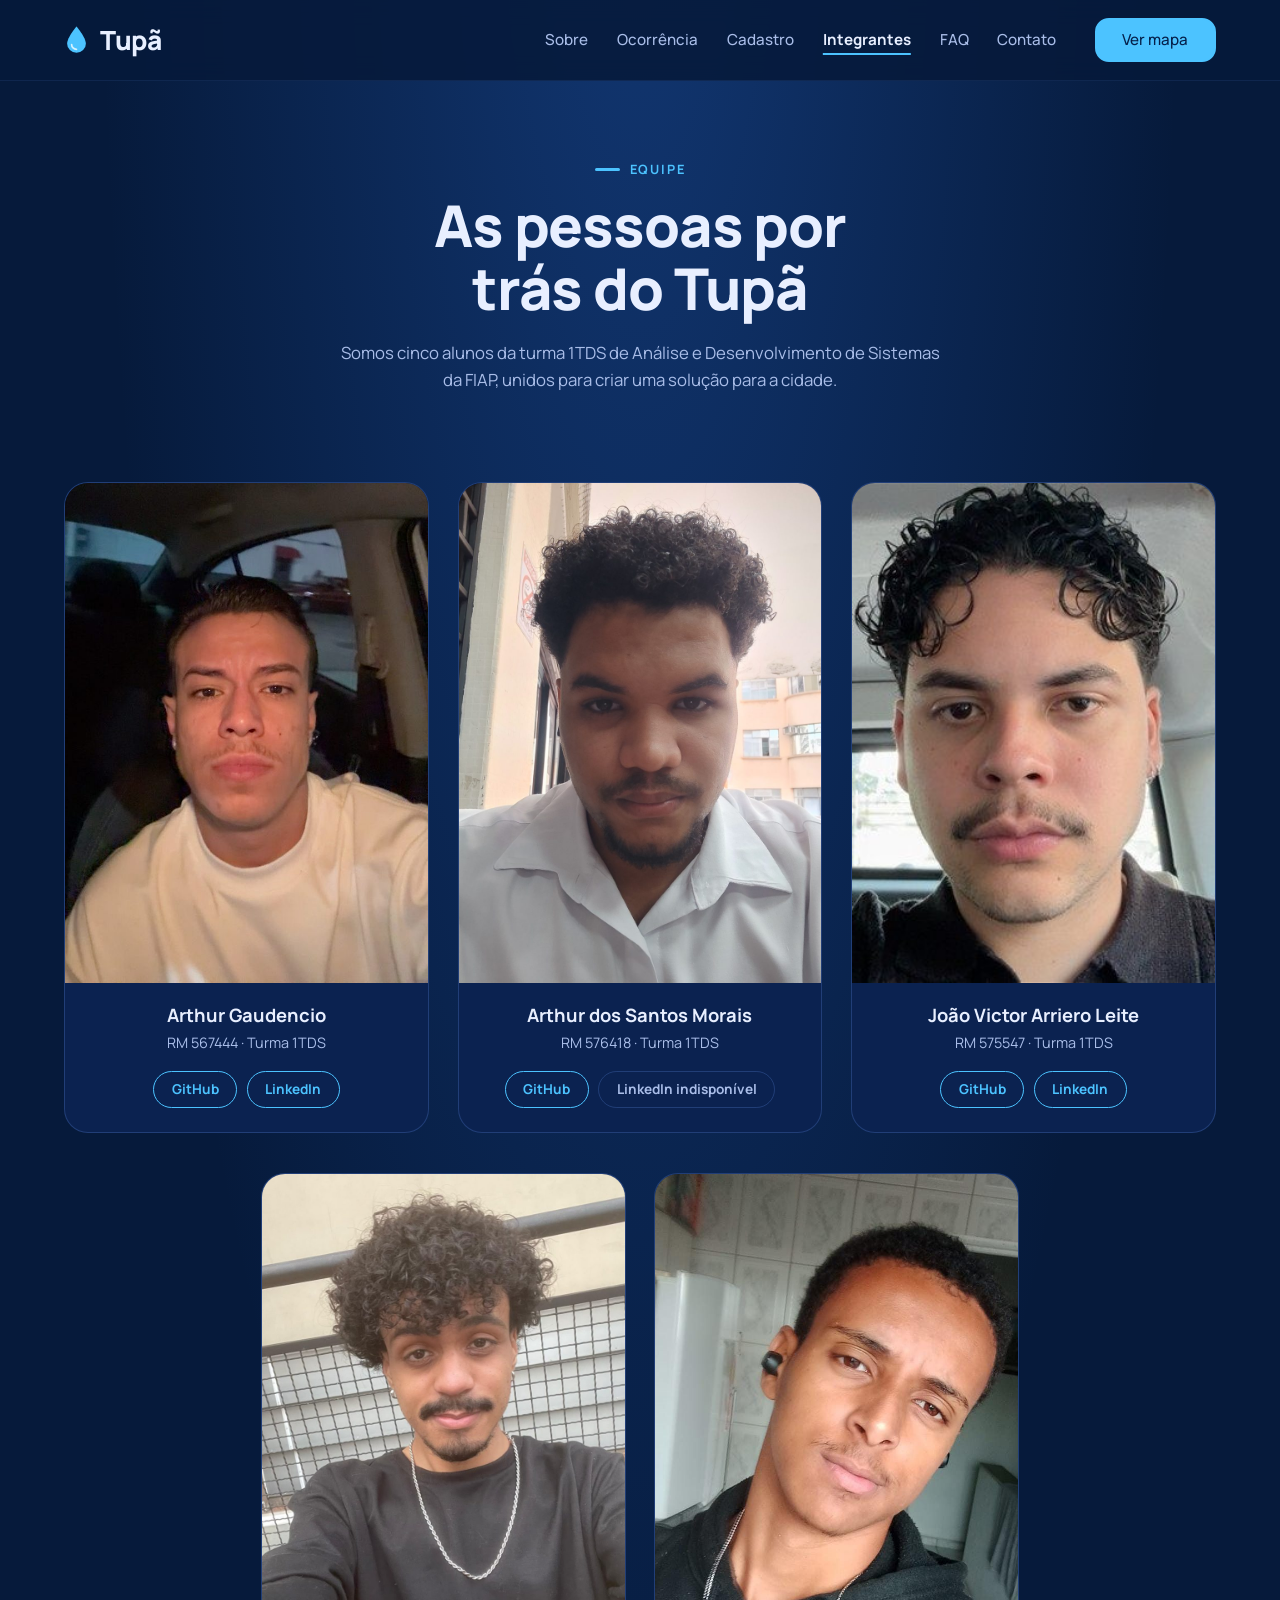
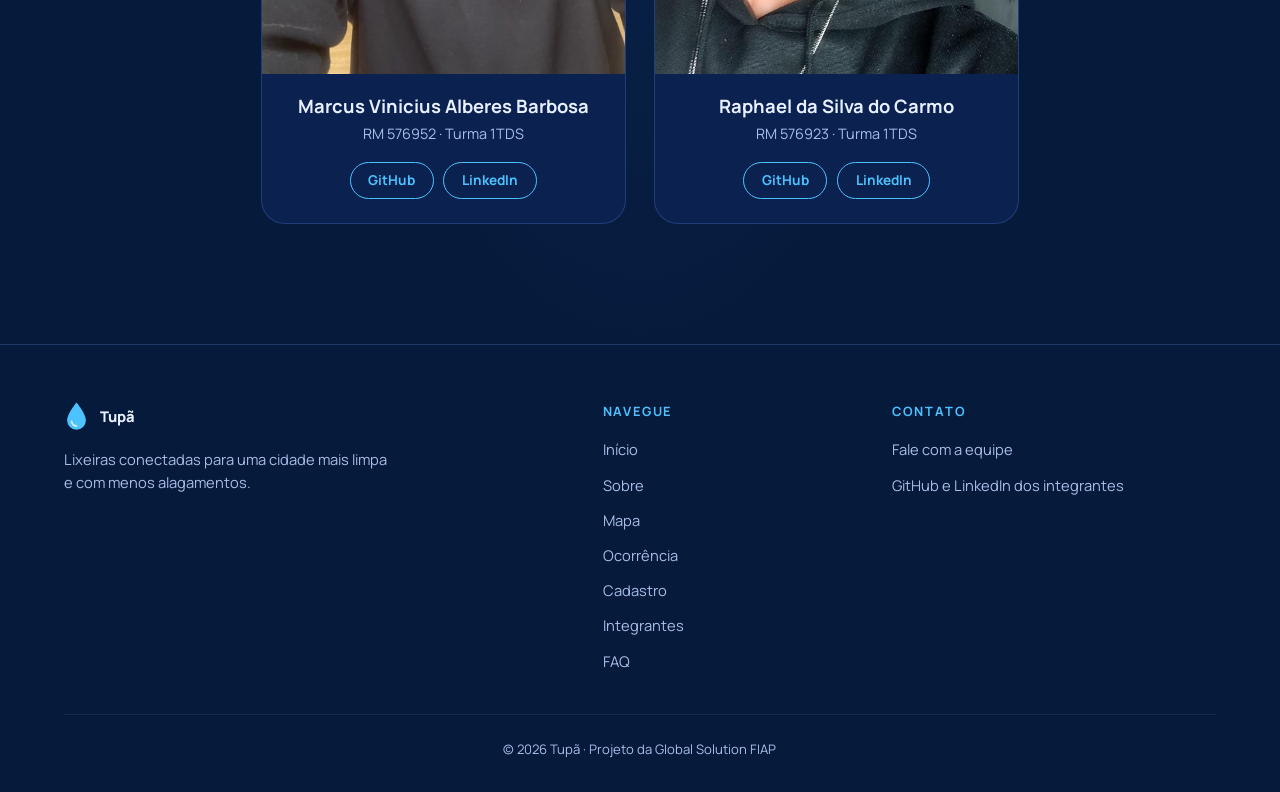
<file: pages/integrantes.html>
<!DOCTYPE html>
<html lang="pt-BR">

<head>
    <meta charset="UTF-8">
    <meta name="viewport" content="width=device-width, initial-scale=1.0">
    <meta name="description"
        content="Conheça os cinco integrantes da equipe do Tupã: nome, RM, turma e links do GitHub e LinkedIn.">
    <meta name="theme-color" content="#061a3b">
    <link rel="icon" href="../assets/imagens/logo-tupa.svg" type="image/svg+xml">
    <link rel="preconnect" href="https://fonts.googleapis.com">
    <link rel="preconnect" href="https://fonts.gstatic.com" crossorigin>
    <link href="https://fonts.googleapis.com/css2?family=Manrope:wght@400;500;600;700;800&display=swap"
        rel="stylesheet">
    <link rel="stylesheet" href="../css/style.css">
    <link rel="stylesheet" href="../css/header-footer.css">
    <link rel="stylesheet" href="../css/integrantes.css">
    <script src="../js/menu.js" defer></script>
    <title>Integrantes | Tupã</title>
</head>

<body>
    <a href="#conteudo" class="pular-conteudo">Pular para o conteúdo</a>

    <header class="cabecalho" id="cabecalho">
        <nav class="navegacao" aria-label="Navegação principal">
            <a href="../index.html" class="logo">
                <img src="../assets/imagens/logo-tupa.svg" alt="" width="25" height="31">
                Tupã
            </a>

            <button type="button" class="botao-menu" id="botao-menu" onclick="alternarMenu()" aria-expanded="false"
                aria-controls="menu-principal" aria-label="Abrir ou fechar menu">
                <span class="icone-menu"></span>
            </button>

            <ul class="menu" id="menu-principal">
                <li><a href="./sobre.html">Sobre</a></li>
                <li><a href="./ocorrencia.html">Ocorrência</a></li>
                <li><a href="./cadastro.html">Cadastro</a></li>
                <li><a href="./integrantes.html" aria-current="page">Integrantes</a></li>
                <li><a href="./faq.html">FAQ</a></li>
                <li><a href="./contato.html">Contato</a></li>
                <li><a href="./mapa.html" class="botao">Ver mapa</a></li>
            </ul>
        </nav>
    </header>

    <main id="conteudo">
        <section class="apresentacao">
            <p class="etiqueta">Equipe</p>
            <h1>As pessoas por trás do Tupã</h1>
            <p>Somos cinco alunos da turma 1TDS de Análise e Desenvolvimento de Sistemas da FIAP, unidos para criar uma
                solução para a cidade.</p>
        </section>

        <section class="equipe">
            <ul class="lista-integrantes">
                <li>
                    <article class="integrante">
                        <img src="../assets/imagens/integrantes/arthur-gaudencio.jpg" alt="Foto de Arthur Gaudencio"
                            width="400" height="500" loading="lazy">
                        <h2>Arthur Gaudencio</h2>
                        <p>RM 567444 · Turma 1TDS</p>
                        <ul class="integrante-links">
                            <li><a href="https://github.com/arthurgaudencio90-beep" target="_blank"
                                    rel="noopener noreferrer" aria-label="GitHub de Arthur Gaudencio">GitHub</a></li>
                            <li><a href="https://www.linkedin.com/in/arthur-gaudencio-980ba027b" target="_blank"
                                    rel="noopener noreferrer" aria-label="LinkedIn de Arthur Gaudencio">LinkedIn</a>
                            </li>
                        </ul>
                    </article>
                </li>
                <li>
                    <article class="integrante">
                        <img src="../assets/imagens/integrantes/arthur-morais.jpg"
                            alt="Foto de Arthur dos Santos Morais" width="400" height="500" loading="lazy">
                        <h2>Arthur dos Santos Morais</h2>
                        <p>RM 576418 · Turma 1TDS</p>
                        <ul class="integrante-links">
                            <li><a href="https://github.com/ArthurMorais21" target="_blank" rel="noopener noreferrer"
                                    aria-label="GitHub de Arthur dos Santos Morais">GitHub</a></li>
                            <li><span class="link-indisponivel">LinkedIn indisponível</span></li>
                        </ul>
                    </article>
                </li>
                <li>
                    <article class="integrante">
                        <img src="../assets/imagens/integrantes/joao.jpg" alt="Foto de João Victor Arriero Leite"
                            width="400" height="500" loading="lazy">
                        <h2>João Victor Arriero Leite</h2>
                        <p>RM 575547 · Turma 1TDS</p>
                        <ul class="integrante-links">
                            <li><a href="https://github.com/JoaoArriero99" target="_blank" rel="noopener noreferrer"
                                    aria-label="GitHub de João Victor Arriero Leite">GitHub</a></li>
                            <li><a href="https://www.linkedin.com/in/jo%C3%A3o-arriero" target="_blank"
                                    rel="noopener noreferrer"
                                    aria-label="LinkedIn de João Victor Arriero Leite">LinkedIn</a></li>
                        </ul>
                    </article>
                </li>
                <li>
                    <article class="integrante">
                        <img src="../assets/imagens/integrantes/marcus.jpg"
                            alt="Foto de Marcus Vinicius Alberes Barbosa" width="400" height="500" loading="lazy">
                        <h2>Marcus Vinicius Alberes Barbosa</h2>
                        <p>RM 576952 · Turma 1TDS</p>
                        <ul class="integrante-links">
                            <li><a href="https://github.com/MarcusBar" target="_blank" rel="noopener noreferrer"
                                    aria-label="GitHub de Marcus Vinicius Alberes Barbosa">GitHub</a></li>
                            <li><a href="https://www.linkedin.com/in/marcus-v-alberes-barbosa-666875398" target="_blank"
                                    rel="noopener noreferrer"
                                    aria-label="LinkedIn de Marcus Vinicius Alberes Barbosa">LinkedIn</a></li>
                        </ul>
                    </article>
                </li>
                <li>
                    <article class="integrante">
                        <img src="../assets/imagens/integrantes/raphael.jpg" alt="Foto de Raphael da Silva do Carmo"
                            width="400" height="500" loading="lazy">
                        <h2>Raphael da Silva do Carmo</h2>
                        <p>RM 576923 · Turma 1TDS</p>
                        <ul class="integrante-links">
                            <li><a href="https://github.com/EoRaphael" target="_blank" rel="noopener noreferrer"
                                    aria-label="GitHub de Raphael da Silva do Carmo">GitHub</a></li>
                            <li><a href="https://www.linkedin.com/in/eoraphael" target="_blank"
                                    rel="noopener noreferrer"
                                    aria-label="LinkedIn de Raphael da Silva do Carmo">LinkedIn</a></li>
                        </ul>
                    </article>
                </li>
            </ul>
        </section>
    </main>

    <footer class="rodape">
        <section class="rodape-marca">
            <a href="../index.html" class="logo">
                <img src="../assets/imagens/logo-tupa.svg" alt="" width="25" height="31">
                Tupã
            </a>
            <p>Lixeiras conectadas para uma cidade mais limpa e com menos alagamentos.</p>
        </section>

        <nav class="rodape-navegacao" aria-label="Navegação do rodapé">
            <h2>Navegue</h2>
            <ul>
                <li><a href="../index.html">Início</a></li>
                <li><a href="./sobre.html">Sobre</a></li>
                <li><a href="./mapa.html">Mapa</a></li>
                <li><a href="./ocorrencia.html">Ocorrência</a></li>
                <li><a href="./cadastro.html">Cadastro</a></li>
                <li><a href="./integrantes.html">Integrantes</a></li>
                <li><a href="./faq.html">FAQ</a></li>
            </ul>
        </nav>

        <address class="rodape-contato">
            <h2>Contato</h2>
            <ul>
                <li><a href="./contato.html">Fale com a equipe</a></li>
                <li><a href="./integrantes.html">GitHub e LinkedIn dos integrantes</a></li>
            </ul>
        </address>

        <p class="rodape-base">&copy; 2026 Tupã · Projeto da Global Solution FIAP</p>
    </footer>
</body>

</html>
</file>
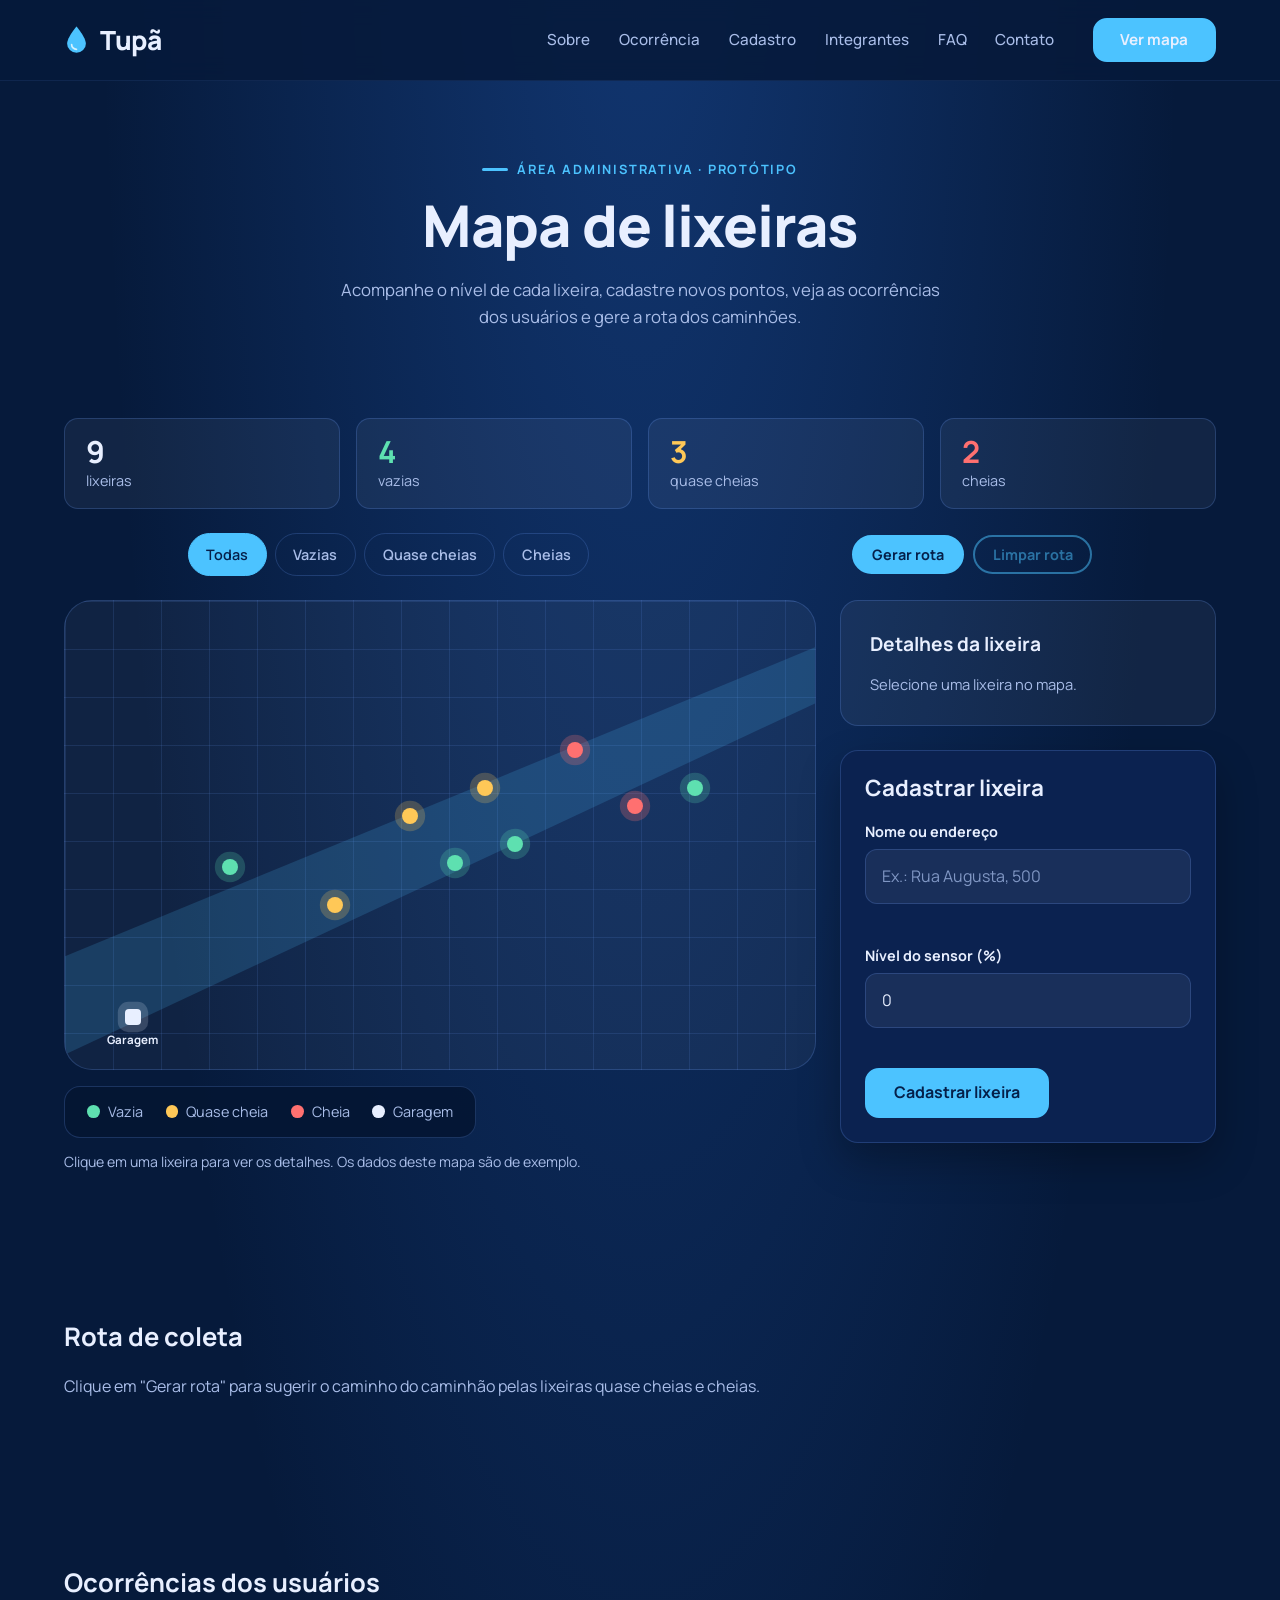
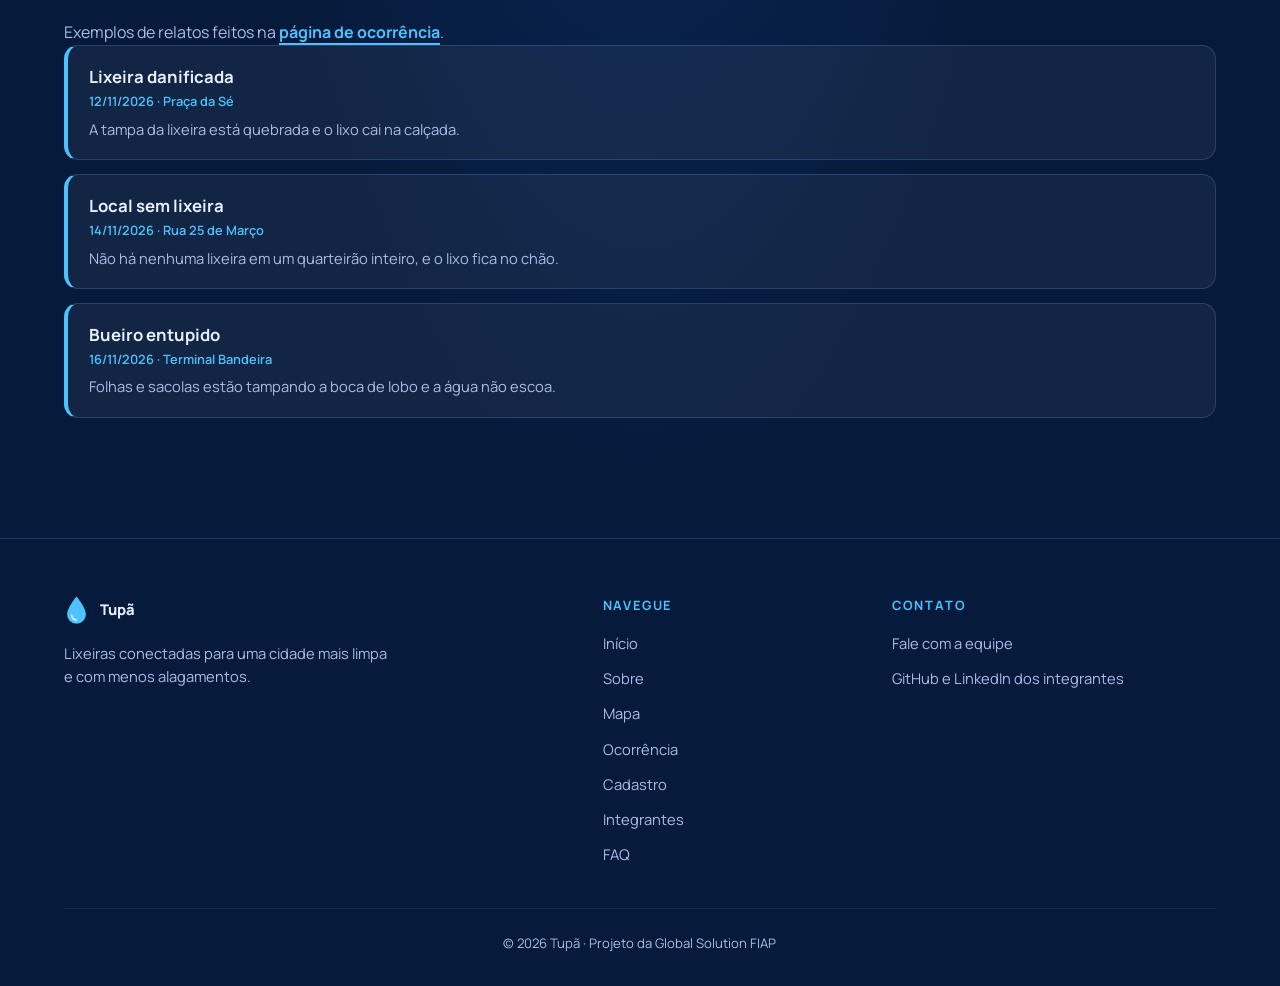
<file: pages/mapa.html>
<!DOCTYPE html>
<html lang="pt-BR">

<head>
    <meta charset="UTF-8">
    <meta name="viewport" content="width=device-width, initial-scale=1.0">
    <meta name="description"
        content="Painel administrativo do Tupã: mapa de lixeiras, cadastro, ocorrências e rota de coleta.">
    <meta name="theme-color" content="#061a3b">
    <link rel="icon" href="../assets/imagens/logo-tupa.svg" type="image/svg+xml">
    <link rel="preconnect" href="https://fonts.googleapis.com">
    <link rel="preconnect" href="https://fonts.gstatic.com" crossorigin>
    <link href="https://fonts.googleapis.com/css2?family=Manrope:wght@400;500;600;700;800&display=swap"
        rel="stylesheet">
    <link rel="stylesheet" href="../css/style.css">
    <link rel="stylesheet" href="../css/header-footer.css">
    <link rel="stylesheet" href="../css/mapa.css">
    <script src="../js/menu.js" defer></script>
    <script src="../js/mapa.js" defer></script>
    <title>Mapa de lixeiras | Tupã</title>
</head>

<body>
    <a href="#conteudo" class="pular-conteudo">Pular para o conteúdo</a>

    <header class="cabecalho" id="cabecalho">
        <nav class="navegacao" aria-label="Navegação principal">
            <a href="../index.html" class="logo">
                <img src="../assets/imagens/logo-tupa.svg" alt="" width="25" height="31">
                Tupã
            </a style>

            <button type="button" class="botao-menu" id="botao-menu" onclick="alternarMenu()" aria-expanded="false"
                aria-controls="menu-principal" aria-label="Abrir ou fechar menu">
                <span class="icone-menu"></span>
            </button>

            <ul class="menu" id="menu-principal">
                <li><a href="./sobre.html">Sobre</a></li>
                <li><a href="./ocorrencia.html">Ocorrência</a></li>
                <li><a href="./cadastro.html">Cadastro</a></li>
                <li><a href="./integrantes.html">Integrantes</a></li>
                <li><a href="./faq.html">FAQ</a></li>
                <li><a href="./contato.html">Contato</a></li>
                <li><a href="./mapa.html" class="botao" aria-current="page">Ver mapa</a></li>
            </ul>
        </nav>
    </header>

    <main id="conteudo">
        <section class="apresentacao">
            <p class="etiqueta">Área administrativa · protótipo</p>
            <h1>Mapa de lixeiras</h1>
            <p>Acompanhe o nível de cada lixeira, cadastre novos pontos, veja as ocorrências dos usuários e gere a rota
                dos caminhões.</p>
        </section>

        <section class="painel">
            <ul class="resumo" aria-live="polite">
                <li><strong id="total-todas">9</strong> lixeiras</li>
                <li class="estado-vazia"><strong id="total-vazia">4</strong> vazias</li>
                <li class="estado-quase-cheia"><strong id="total-quase-cheia">3</strong> quase cheias</li>
                <li class="estado-cheia"><strong id="total-cheia">2</strong> cheias</li>
            </ul>

            <form class="barra-controles" aria-label="Filtros e ações do mapa">
                <fieldset class="filtros">
                    <legend class="so-leitor">Mostrar lixeiras</legend>
                    <label><input type="radio" name="estado" value="todas" onclick="filtrarMapa('todas')" checked>
                        Todas</label>
                    <label><input type="radio" name="estado" value="vazia" onclick="filtrarMapa('vazia')">
                        Vazias</label>
                    <label><input type="radio" name="estado" value="quase-cheia" onclick="filtrarMapa('quase-cheia')">
                        Quase cheias</label>
                    <label><input type="radio" name="estado" value="cheia" onclick="filtrarMapa('cheia')">
                        Cheias</label>
                </fieldset>

                <menu class="acoes">
                    <li><button type="button" class="botao botao-pequeno" onclick="gerarRota()">Gerar rota</button></li>
                    <li><button type="button" class="botao botao-contorno botao-pequeno" id="limpar-rota"
                            onclick="limparRota()" disabled>Limpar rota</button></li>
                </menu>
            </form>


            <figure class="area-mapa">
                <ul class="mapa" id="mapa" aria-label="Mapa de lixeiras de São Paulo (posições ilustrativas)">
                    <li class="camada-rota" aria-hidden="true">
                        <svg viewBox="0 0 100 100" preserveAspectRatio="none">
                            <polyline id="linha-rota" points=""></polyline>
                        </svg>
                    </li>
                    <li class="ponto ponto-garagem" aria-label="Garagem dos caminhões"></li>
                    <p id="resultado-rota"></p>

                    <div id="vazia">
                        <li class="ponto estado-vazia" id="ponto-0">
                            <button type="button" class="ponto-botao" onclick="mostrarLixeira(0)"
                                aria-label="Largo da Batata"></button>
                        </li>

                        <li class="ponto estado-vazia" id="ponto-3">
                            <button type="button" class="ponto-botao" onclick="mostrarLixeira(3)"
                                aria-label="Estação da Luz"></button>
                        </li>

                        <li class="ponto estado-vazia" id="ponto-5">
                            <button type="button" class="ponto-botao" onclick="mostrarLixeira(5)"
                                aria-label="Praça da Sé"></button>
                        </li>

                        <li class="ponto estado-vazia" id="ponto-8">
                            <button type="button" class="ponto-botao" onclick="mostrarLixeira(8)"
                                aria-label="Terminal Parque Dom Pedro II"></button>
                        </li>
                    </div>

                    <div id="quase-cheia">
                        <li class="ponto estado-quase-cheia" id="ponto-1">
                            <button type="button" class="ponto-botao" onclick="mostrarLixeira(1)"
                                aria-label="Terminal Bandeira"></button>
                        </li>
                        <li class="ponto estado-quase-cheia" id="ponto-2">
                            <button type="button" class="ponto-botao" onclick="mostrarLixeira(2)"
                                aria-label="Av. Paulista, Bela Vista"></button>
                        </li>

                        <li class="ponto estado-quase-cheia" id="ponto-4">
                            <button type="button" class="ponto-botao" onclick="mostrarLixeira(4)"
                                aria-label="Feira da Liberdade"></button>
                        </li>
                    </div>

                    <div id="cheia">
                        <li class="ponto estado-cheia" id="ponto-6">
                            <button type="button" class="ponto-botao" onclick="mostrarLixeira(6)"
                                aria-label="Mercado Municipal"></button>
                        </li>
                        <li class="ponto estado-cheia" id="ponto-7">
                            <button type="button" class="ponto-botao" onclick="mostrarLixeira(7)"
                                aria-label="Rua 25 de Março"></button>
                        </li>
                    </div>

                </ul>

                <figcaption>
                    <ul class="legenda" aria-label="Legenda do mapa">
                        <li class="estado-vazia">Vazia</li>
                        <li class="estado-quase-cheia">Quase cheia</li>
                        <li class="estado-cheia">Cheia</li>
                        <li class="legenda-garagem">Garagem</li>
                    </ul>
                    <p>Clique em uma lixeira para ver os detalhes. Os dados deste mapa são de exemplo.</p>
                </figcaption>
            </figure>

            <aside class="lateral">
                <article class="detalhe cartao" id="detalhe" aria-live="polite">
                    <h2>Detalhes da lixeira</h2>
                    <p class="detalhe-vazio">Selecione uma lixeira no mapa.</p>
                </article>

                <form class="formulario" id="formulario-lixeira" aria-labelledby="titulo-lixeira">
                    <h2 id="titulo-lixeira">Cadastrar lixeira</h2>

                    <p class="campo">
                        <label for="nome-lixeira">Nome ou endereço</label>
                        <input type="text" id="nome-lixeira" name="nome" placeholder="Ex.: Rua Augusta, 500"
                            autocomplete="off">
                        <small class="campo-erro" id="erro-nome-lixeira" role="alert"></small>
                    </p>

                    <p class="campo">
                        <label for="nivel-inicial">Nível do sensor (%)</label>
                        <input type="number" id="nivel-inicial" name="nivel" min="0" max="100" value="0"
                            inputmode="numeric">
                        <small class="campo-erro" id="erro-nivel-inicial" role="alert"></small>
                    </p>

                    <button type="button" class="botao" onclick="cadastrarLixeira()">Cadastrar lixeira</button>

                    <output class="aviso" id="aviso" hidden></output>
                </form>
            </aside>
        </section>

        <section class="rota-sugerida">
            <h2>Rota de coleta</h2>
            <p class="rota-resumo" id="rota-resumo">Clique em "Gerar rota" para sugerir o caminho do caminhão pelas
                lixeiras quase cheias e cheias.</p>
            <ol class="paradas" id="paradas" aria-live="polite"></ol>
        </section>

        <section class="ocorrencias">
            <h2>Ocorrências dos usuários</h2>
            <p class="vazio">Exemplos de relatos feitos na <a href="ocorrencia.html">página de ocorrência</a>.</p>
            <ul class="lista-ocorrencias">
                <li>
                    <h3>Lixeira danificada</h3>
                    <p class="ocorrencia-detalhes">12/11/2026 · Praça da Sé</p>
                    <p>A tampa da lixeira está quebrada e o lixo cai na calçada.</p>
                </li>
                <li>
                    <h3>Local sem lixeira</h3>
                    <p class="ocorrencia-detalhes">14/11/2026 · Rua 25 de Março</p>
                    <p>Não há nenhuma lixeira em um quarteirão inteiro, e o lixo fica no chão.</p>
                </li>
                <li>
                    <h3>Bueiro entupido</h3>
                    <p class="ocorrencia-detalhes">16/11/2026 · Terminal Bandeira</p>
                    <p>Folhas e sacolas estão tampando a boca de lobo e a água não escoa.</p>
                </li>
            </ul>
        </section>
    </main>

    <footer class="rodape">
        <section class="rodape-marca">
            <a href="../index.html" class="logo">
                <img src="../assets/imagens/logo-tupa.svg" alt="" width="25" height="31">
                Tupã
            </a>
            <p>Lixeiras conectadas para uma cidade mais limpa e com menos alagamentos.</p>
        </section>

        <nav class="rodape-navegacao" aria-label="Navegação do rodapé">
            <h2>Navegue</h2>
            <ul>
                <li><a href="../index.html">Início</a></li>
                <li><a href="./sobre.html">Sobre</a></li>
                <li><a href="./mapa.html">Mapa</a></li>
                <li><a href="./ocorrencia.html">Ocorrência</a></li>
                <li><a href="./cadastro.html">Cadastro</a></li>
                <li><a href="./integrantes.html">Integrantes</a></li>
                <li><a href="./faq.html">FAQ</a></li>
            </ul>
        </nav>

        <address class="rodape-contato">
            <h2>Contato</h2>
            <ul>
                <li><a href="contato.html">Fale com a equipe</a></li>
                <li><a href="integrantes.html">GitHub e LinkedIn dos integrantes</a></li>
            </ul>
        </address>

        <p class="rodape-base">&copy; 2026 Tupã · Projeto da Global Solution FIAP</p>
    </footer>
</body>

</html>
</file>
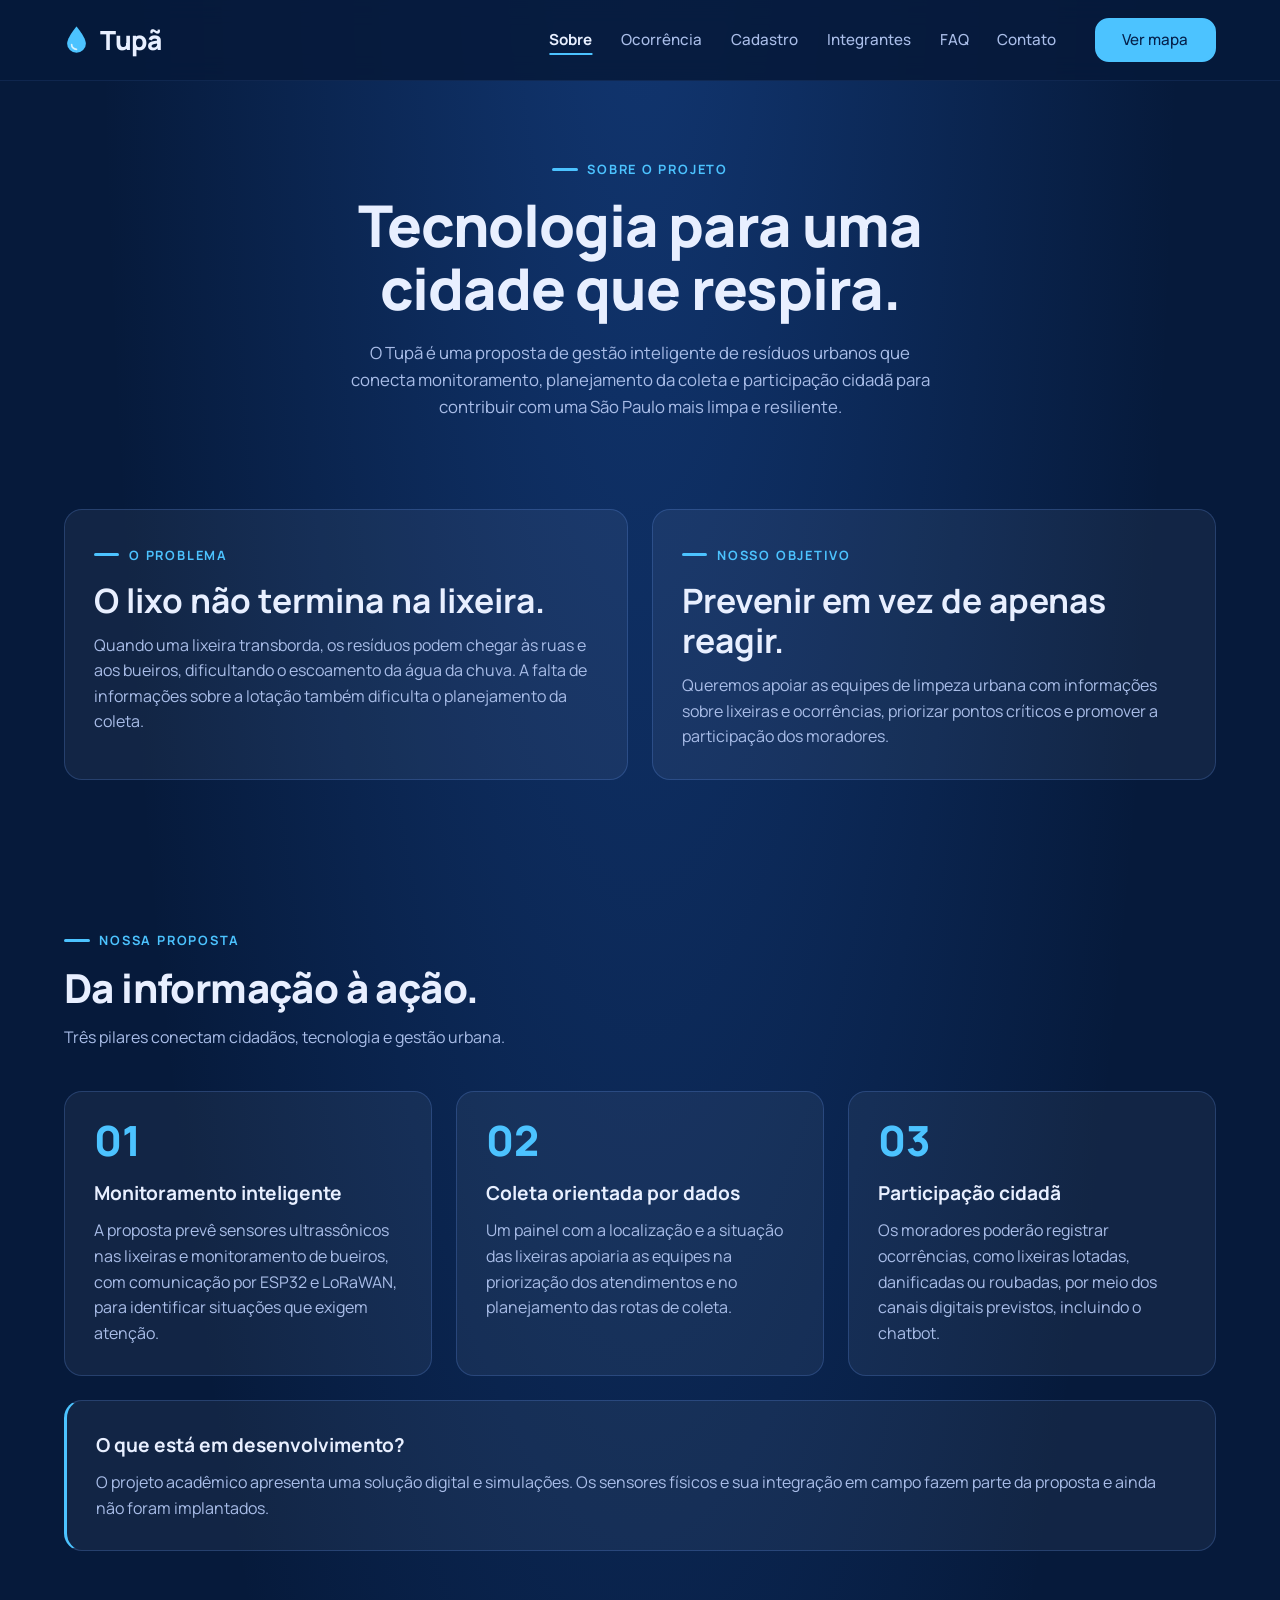
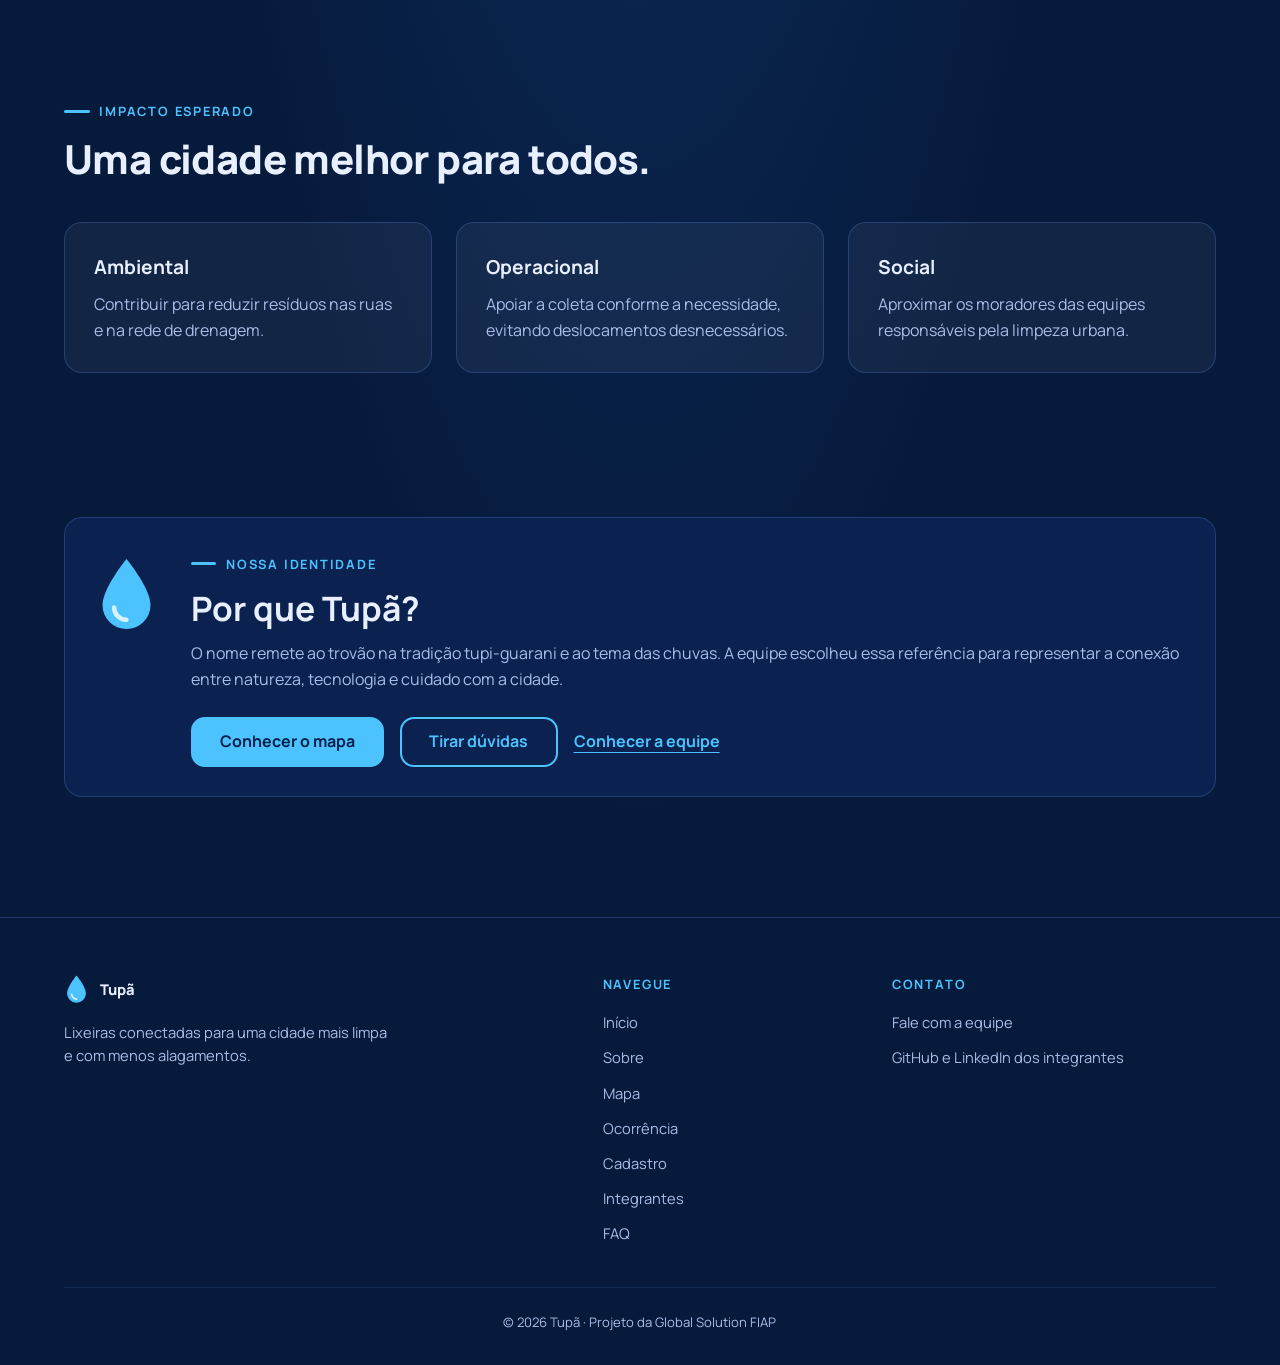
<file: pages/sobre.html>
<!doctype html>
<html lang="pt-BR">

<head>
  <meta charset="UTF-8" />
  <meta name="viewport" content="width=device-width, initial-scale=1.0" />
  <meta name="description" content="Conheça o projeto Tupã e sua proposta de gestão inteligente de resíduos urbanos." />
  <meta name="theme-color" content="#061a3b" />
  <link rel="icon" href="../assets/imagens/logo-tupa.svg" type="image/svg+xml" />
  <link rel="preconnect" href="https://fonts.googleapis.com" />
  <link rel="preconnect" href="https://fonts.gstatic.com" crossorigin />

  <link href="https://fonts.googleapis.com/css2?family=Manrope:wght@400;500;600;700;800&display=swap"
    rel="stylesheet" />

  <link rel="stylesheet" href="../css/style.css" />
  <link rel="stylesheet" href="../css/header-footer.css" />
  <link rel="stylesheet" href="../css/sobre.css" />

  <script src="../js/menu.js" defer></script>

  <title>Tupã | Sobre o projeto</title>
</head>

<body>
  <a href="#conteudo" class="pular-conteudo"> Pular para o conteúdo </a>
  <header class="cabecalho" id="cabecalho">
    <nav class="navegacao" aria-label="Navegação principal">
      <a href="../index.html" class="logo">
        <img src="../assets/imagens/logo-tupa.svg" alt="" width="25" height="31" />
        Tupã
      </a>
      <button type="button" class="botao-menu" id="botao-menu" aria-expanded="false" aria-controls="menu-principal"
        aria-label="Abrir ou fechar menu">
        <span class="icone-menu"></span>
      </button>
      <ul class="menu" id="menu-principal">
        <li>
          <a href="./sobre.html" aria-current="page">Sobre</a>
        </li>

        <li><a href="./ocorrencia.html">Ocorrência</a></li>
        <li><a href="./cadastro.html">Cadastro</a></li>
        <li><a href="./integrantes.html">Integrantes</a></li>
        <li><a href="./faq.html">FAQ</a></li>
        <li><a href="./contato.html">Contato</a></li>

        <li>
          <a href="mapa.html" class="botao">Ver mapa</a>
        </li>
      </ul>
    </nav>
  </header>

  <main id="conteudo">
    <section class="apresentacao">
      <p class="etiqueta">Sobre o projeto</p>

      <h1>Tecnologia para uma cidade que respira.</h1>

      <p>
        O Tupã é uma proposta de gestão inteligente de resíduos urbanos que
        conecta monitoramento, planejamento da coleta e participação cidadã
        para contribuir com uma São Paulo mais limpa e resiliente.
      </p>
    </section>

    <section class="sobre-contexto" aria-label="Problema e objetivo">
      <article class="cartao">
        <p class="etiqueta">O problema</p>

        <h2>O lixo não termina na lixeira.</h2>

        <p>
          Quando uma lixeira transborda, os resíduos podem chegar às ruas e
          aos bueiros, dificultando o escoamento da água da chuva. A falta de
          informações sobre a lotação também dificulta o planejamento da
          coleta.
        </p>
      </article>

      <article class="cartao">
        <p class="etiqueta">Nosso objetivo</p>

        <h2>Prevenir em vez de apenas reagir.</h2>

        <p>
          Queremos apoiar as equipes de limpeza urbana com informações sobre
          lixeiras e ocorrências, priorizar pontos críticos e promover a
          participação dos moradores.
        </p>
      </article>
    </section>

    <section class="sobre-solucao">
      <header class="titulo-secao">
        <p class="etiqueta">Nossa proposta</p>

        <h2>Da informação à ação.</h2>

        <p>Três pilares conectam cidadãos, tecnologia e gestão urbana.</p>
      </header>

      <ol class="sobre-pilares">
        <li class="cartao">
          <span class="sobre-numero" aria-hidden="true">01</span>

          <h3>Monitoramento inteligente</h3>

          <p>
            A proposta prevê sensores ultrassônicos nas lixeiras e
            monitoramento de bueiros, com comunicação por ESP32 e LoRaWAN,
            para identificar situações que exigem atenção.
          </p>
        </li>

        <li class="cartao">
          <span class="sobre-numero" aria-hidden="true">02</span>

          <h3>Coleta orientada por dados</h3>

          <p>
            Um painel com a localização e a situação das lixeiras apoiaria as
            equipes na priorização dos atendimentos e no planejamento das
            rotas de coleta.
          </p>
        </li>

        <li class="cartao">
          <span class="sobre-numero" aria-hidden="true">03</span>

          <h3>Participação cidadã</h3>

          <p>
            Os moradores poderão registrar ocorrências, como lixeiras lotadas,
            danificadas ou roubadas, por meio dos canais digitais previstos,
            incluindo o chatbot.
          </p>
        </li>
      </ol>

      <aside class="sobre-nota cartao">
        <h3>O que está em desenvolvimento?</h3>

        <p>
          O projeto acadêmico apresenta uma solução digital e simulações. Os
          sensores físicos e sua integração em campo fazem parte da proposta e
          ainda não foram implantados.
        </p>
      </aside>
    </section>

    <section class="sobre-impacto">
      <header class="titulo-secao">
        <p class="etiqueta">Impacto esperado</p>

        <h2>Uma cidade melhor para todos.</h2>
      </header>

      <ul class="sobre-pilares">
        <li class="cartao">
          <h3>Ambiental</h3>

          <p>
            Contribuir para reduzir resíduos nas ruas e na rede de drenagem.
          </p>
        </li>

        <li class="cartao">
          <h3>Operacional</h3>

          <p>
            Apoiar a coleta conforme a necessidade, evitando deslocamentos
            desnecessários.
          </p>
        </li>

        <li class="cartao">
          <h3>Social</h3>

          <p>
            Aproximar os moradores das equipes responsáveis pela limpeza
            urbana.
          </p>
        </li>
      </ul>
    </section>

    <section class="sobre-identidade">
      <div class="cartao sobre-final">
        <img src="../assets/imagens/logo-tupa.svg" alt="" width="65" height="80" />

        <div>
          <p class="etiqueta">Nossa identidade</p>

          <h2>Por que Tupã?</h2>

          <p>
            O nome remete ao trovão na tradição tupi-guarani e ao tema das
            chuvas. A equipe escolheu essa referência para representar a
            conexão entre natureza, tecnologia e cuidado com a cidade.
          </p>

          <div class="sobre-acoes">
            <a class="botao" href="mapa.html"> Conhecer o mapa </a>

            <a class="botao botao-contorno" href="faq.html">
              Tirar dúvidas
            </a>

            <a class="sobre-link" href="integrantes.html">
              Conhecer a equipe
            </a>
          </div>
        </div>
      </div>
    </section>
  </main>

  <footer class="rodape">
    <section class="rodape-marca">
      <a href="../index.html" class="logo">
        <img src="../assets/imagens/logo-tupa.svg" alt="" width="25" height="31" />

        Tupã
      </a>

      <p>
        Lixeiras conectadas para uma cidade mais limpa e com menos
        alagamentos.
      </p>
    </section>

    <nav class="rodape-navegacao" aria-label="Navegação do rodapé">
      <h2>Navegue</h2>

      <ul>
        <li><a href="../index.html">Início</a></li>
        <li><a href="./sobre.html">Sobre</a></li>
        <li><a href="./mapa.html">Mapa</a></li>
        <li><a href="./ocorrencia.html">Ocorrência</a></li>
        <li><a href="./cadastro.html">Cadastro</a></li>
        <li><a href="./integrantes.html">Integrantes</a></li>
        <li><a href="./faq.html">FAQ</a></li>
      </ul>
    </nav>

    <address class="rodape-contato">
      <h2>Contato</h2>

      <ul>
        <li>
          <a href="contato.html">Fale com a equipe</a>
        </li>

        <li>
          <a href="integrantes.html"> GitHub e LinkedIn dos integrantes </a>
        </li>
      </ul>
    </address>

    <p class="rodape-base">
      &copy; 2026 Tupã · Projeto da Global Solution FIAP
    </p>
  </footer>
</body>

</html>
</file>
<file: css/style.css>
:root {
  --fundo: #061a3b;
  --fundo-claro: #0a2756;
  --cartao: rgba(255, 255, 255, 0.05);
  --cartao-forte: #0b2250;
  --borda: rgba(110, 160, 255, 0.22);

  --azul: #4cc3ff;
  --azul-forte: #7dd3ff;
  --azul-escuro: #05204a;

  --texto: #e8efff;
  --texto-suave: #a9bde8;

  --verde: #5ee0b0;
  --amarelo: #ffc857;
  --vermelho: #ff7070;

  --fonte: 'Manrope', 'Segoe UI', system-ui, sans-serif;
  --raio: 18px;
  --sombra: 0 18px 40px rgba(0, 0, 0, 0.28);

  --espaco-pagina: clamp(1.25rem, 5vw, 4.25rem);
  --largura-maxima: 1200px;

  color-scheme: dark;
}

/* Configurações globais*/

* {
  margin: 0;
  padding: 0;
  box-sizing: border-box;
}

html {
  scroll-behavior: smooth;
  scroll-padding-top: 6rem;
}

body {
  min-height: 100vh;
  font-family: var(--fonte);
  line-height: 1.6;
  color: var(--texto);
  background-color: var(--fundo);
  background-image: radial-gradient(ellipse at 50% -10%, rgba(40, 110, 220, 0.35), transparent 60%);
  background-repeat: no-repeat;
}

a {
  color: inherit;
  text-decoration: none;
}

ul,
ol,
menu {
  list-style: none;
}

img,
svg {
  display: block;
  max-width: 100%;
}

button,
input,
select,
textarea {
  font: inherit;
}

a:focus-visible,
button:focus-visible,
input:focus-visible,
select:focus-visible,
textarea:focus-visible,
summary:focus-visible {
  outline: 3px solid var(--azul);
  outline-offset: 3px;
}

.so-leitor {
  position: absolute;
  width: 1px;
  height: 1px;
  overflow: hidden;
  clip-path: inset(50%);
  white-space: nowrap;
}

/* Link para pular direto ao conteúdo (aparece ao usar o Tab) */

.pular-conteudo {
  position: absolute;
  top: -4rem;
  left: 1rem;
  z-index: 200;
  padding: 0.6rem 1rem;
  border-radius: 10px;
  font-weight: 700;
  color: var(--azul-escuro);
  background-color: var(--azul);
}

.pular-conteudo:focus {
  top: 1rem;
}

main > section {
  width: 100%;
  max-width: calc(var(--largura-maxima) + 2 * var(--espaco-pagina));
  margin-inline: auto;
  padding: clamp(2.5rem, 7vw, 4.5rem) var(--espaco-pagina);
}

.etiqueta {
  display: inline-flex;
  align-items: center;
  gap: 0.6rem;
  margin-bottom: 0.9rem;
  font-size: 0.8rem;
  font-weight: 700;
  letter-spacing: 0.14em;
  text-transform: uppercase;
  color: var(--azul);
}

.etiqueta::before {
  content: "";
  width: 1.6rem;
  height: 3px;
  border-radius: 3px;
  background-color: var(--azul);
}

.apresentacao {
  text-align: center;
  padding-bottom: 1rem;
}

.apresentacao h1 {
  max-width: 18ch;
  margin-inline: auto;
  font-size: clamp(2.1rem, 5.4vw, 3.6rem);
  font-weight: 800;
  line-height: 1.1;
  letter-spacing: -0.02em;
  text-wrap: balance;
}

.apresentacao > p:last-child {
  max-width: 60ch;
  margin: 1.2rem auto 0;
  font-size: 1.05rem;
  color: var(--texto-suave);
}

.titulo-secao {
  max-width: 62ch;
  margin-bottom: 2.5rem;
}

.titulo-secao h2 {
  font-size: clamp(1.7rem, 3.6vw, 2.5rem);
  font-weight: 800;
  line-height: 1.15;
  letter-spacing: -0.015em;
  text-wrap: balance;
}

.titulo-secao > p:last-child {
  margin-top: 0.9rem;
  color: var(--texto-suave);
}

.cartao {
  padding: 1.8rem;
  border: 1px solid var(--borda);
  border-radius: var(--raio);
  background-color: var(--cartao);
}

/* BOTÕES*/

.botao {
  display: inline-flex;
  align-items: center;
  justify-content: center;
  gap: 0.5rem;
  padding: 0.85rem 1.7rem;
  border: 2px solid var(--azul);
  border-radius: 14px;
  font-weight: 700;
  line-height: 1.2;
  color: var(--azul-escuro);
  background-color: var(--azul);
  cursor: pointer;
  transition: transform 0.2s ease, background-color 0.2s ease, box-shadow 0.2s ease;
}

.botao:hover {
  transform: translateY(-2px);
  background-color: var(--azul-forte);
  box-shadow: 0 10px 24px rgba(76, 195, 255, 0.28);
}

.botao-contorno {
  color: var(--azul);
  background-color: transparent;
}

.botao-contorno:hover {
  color: var(--azul-escuro);
}

.botao-grande {
  padding: 1.1rem 2.2rem;
  font-size: 1.05rem;
}

.botao-pequeno {
  padding: 0.55rem 1.1rem;
  font-size: 0.9rem;
  border-radius: 999px;
}

.botao:disabled {
  opacity: 0.5;
  cursor: not-allowed;
  transform: none;
  box-shadow: none;
}

/*FORMULÁRIOS  */

.formulario {
  display: flex;
  flex-direction: column;
  gap: 1.1rem;
  padding: clamp(1.4rem, 4vw, 2.2rem);
  border: 1px solid var(--borda);
  border-radius: var(--raio);
  background-color: var(--cartao-forte);
  box-shadow: var(--sombra);
}

.formulario h2 {
  font-size: 1.4rem;
  line-height: 1.2;
}

.campo {
  display: flex;
  flex-direction: column;
  gap: 0.4rem;
}

.campo label {
  font-size: 0.9rem;
  font-weight: 700;
}

.campo input,
.campo select,
.campo textarea {
  width: 100%;
  padding: 0.85rem 1rem;
  border: 1.5px solid var(--borda);
  border-radius: 12px;
  color: var(--texto);
  background-color: rgba(255, 255, 255, 0.06);
  transition: border-color 0.2s ease, box-shadow 0.2s ease;
}

.campo textarea {
  min-height: 8rem;
  resize: vertical;
}

.campo input::placeholder,
.campo textarea::placeholder {
  color: #8097c4;
}

.campo input:focus,
.campo select:focus,
.campo textarea:focus {
  outline: none;
  border-color: var(--azul);
  box-shadow: 0 0 0 4px rgba(76, 195, 255, 0.18);
}

.campo input:read-only {
  color: var(--texto-suave);
}

.campo.invalido input,
.campo.invalido select,
.campo.invalido textarea {
  border-color: var(--vermelho);
  box-shadow: 0 0 0 4px rgba(255, 112, 112, 0.14);
}

.campo.valido input,
.campo.valido select,
.campo.valido textarea {
  border-color: var(--verde);
}

.campo-erro {
  min-height: 1.2em;
  font-size: 0.82rem;
  font-weight: 600;
  color: #ff9d9d;
}

.campo-dica {
  font-size: 0.82rem;
  color: var(--texto-suave);
}

.aviso {
  padding: 1rem 1.2rem;
  border: 1px solid rgba(94, 224, 176, 0.5);
  border-radius: 12px;
  font-weight: 600;
  color: var(--verde);
  background-color: rgba(94, 224, 176, 0.1);
}

.aviso[hidden] {
  display: none;
}

.lista-ocorrencias {
  display: flex;
  flex-direction: column;
  gap: 0.9rem;
}

.lista-ocorrencias li {
  padding: 1.1rem 1.3rem;
  border: 1px solid var(--borda);
  border-left: 4px solid var(--azul);
  border-radius: 14px;
  background-color: var(--cartao);
}

.lista-ocorrencias h3 {
  font-size: 1.05rem;
}

.lista-ocorrencias p {
  overflow-wrap: anywhere;
  font-size: 0.92rem;
  color: var(--texto-suave);
}

.lista-ocorrencias .ocorrencia-detalhes {
  margin-bottom: 0.4rem;
  font-size: 0.8rem;
  font-weight: 600;
  color: var(--azul);
}

.vazio {
  color: var(--texto-suave);
}

.vazio[hidden] {
  display: none;
}

.vazio a {
  font-weight: 700;
  color: var(--azul);
  border-bottom: 2px solid var(--azul);
}

.estado-vazia {
  --cor: var(--verde);
  --halo: rgba(94, 224, 176, 0.22);
}

.estado-quase-cheia {
  --cor: var(--amarelo);
  --halo: rgba(255, 200, 87, 0.22);
}

.estado-cheia {
  --cor: var(--vermelho);
  --halo: rgba(255, 112, 112, 0.24);
}

.mapa {
  position: relative;
  aspect-ratio: 3 / 1;
  overflow: hidden;
  border: 1px solid var(--borda);
  border-radius: 28px;
  background-color: rgba(255, 255, 255, 0.045);
  background-image:
    linear-gradient(rgba(110, 160, 255, 0.13) 1px, transparent 1px),
    linear-gradient(90deg, rgba(110, 160, 255, 0.13) 1px, transparent 1px);
  background-size: 48px 48px;
}

.mapa::before {
  content: "";
  position: absolute;
  inset: 0;
  background-color: rgba(76, 195, 255, 0.17);
  clip-path: polygon(0 76%, 100% 10%, 100% 22%, 0 97%);
}

.ponto {
  position: absolute;
  width: 1rem;
  height: 1rem;
  border-radius: 50%;
  background-color: var(--cor);
  box-shadow: 0 0 0 0.45rem var(--halo);
  transform: translate(-50%, -50%);
  transition: background-color 0.6s ease, box-shadow 0.6s ease;
}

.ponto-botao {
  position: absolute;
  inset: -0.8rem;
  border: 0;
  border-radius: 50%;
  background: transparent;
  cursor: pointer;
}

.ponto.selecionado {
  box-shadow: 0 0 0 0.3rem var(--fundo), 0 0 0 0.5rem var(--texto);
}

.legenda {
  display: flex;
  flex-wrap: wrap;
  gap: 0.4rem 1.4rem;
  padding: 0.85rem 1.4rem;
  border: 1px solid var(--borda);
  border-radius: 16px;
  font-size: 0.9rem;
  color: var(--texto-suave);
  background-color: rgba(5, 22, 52, 0.92);
}

.legenda li {
  display: flex;
  align-items: center;
  gap: 0.5rem;
}

.legenda li::before {
  content: "";
  width: 0.8rem;
  height: 0.8rem;
  border-radius: 50%;
  background-color: var(--cor);
}

@media (max-width: 900px) {
  .mapa {
    aspect-ratio: 16 / 10;
  }
}

@media (max-width: 600px) {
  .mapa {
    aspect-ratio: 4 / 5;
    border-radius: 22px;
  }

  .botao-grande {
    width: 100%;
  }
}

@media (prefers-reduced-motion: reduce) {
  * {
    transition: none !important;
    animation: none !important;
    scroll-behavior: auto !important;
  }
}
</file>
<file: css/header-footer.css>
.cabecalho {
  position: sticky;
  top: 0;
  z-index: 100;
  background-color: rgba(6, 26, 59, 0.88);
  backdrop-filter: blur(12px);
  border-bottom: 1px solid rgba(110, 160, 255, 0.1);
}

.navegacao {
  display: flex;
  align-items: center;
  justify-content: space-between;
  gap: 1.5rem;
  max-width: calc(var(--largura-maxima) + 2 * var(--espaco-pagina));
  min-height: 5rem;
  margin-inline: auto;
  padding: 0.8rem var(--espaco-pagina);
}

.logo {
  display: flex;
  align-items: center;
  gap: 0.7rem;
  font-size: 1.65rem;
  font-weight: 800;
  letter-spacing: -0.01em;
}

.logo img {
  width: 1.55rem;
  height: auto;
}

.menu {
  display: flex;
  align-items: center;
  gap: 1.8rem;
}

.menu a {
  font-size: 0.95rem;
  font-weight: 500;
  color: var(--texto-suave);
  transition: color 0.2s ease;
}

.menu a:hover,
.menu a[aria-current="page"] {
  color: var(--texto);
}

.menu a[aria-current="page"] {
  font-weight: 700;
  text-decoration: underline;
  text-decoration-color: var(--azul);
  text-decoration-thickness: 2px;
  text-underline-offset: 0.5rem;
}

.menu .botao {
  margin-left: 0.6rem;
  padding: 0.7rem 1.6rem;
  font-size: 0.95rem;
  color: var(--azul-escuro);
}

.menu .botao:hover {
  color: var(--azul-escuro);
}

.botao-menu {
  display: none;
  width: 3rem;
  height: 3rem;
  border: 1px solid var(--borda);
  border-radius: 12px;
  background-color: var(--cartao);
  cursor: pointer;
}

.icone-menu,
.icone-menu::before,
.icone-menu::after {
  display: block;
  width: 1.3rem;
  height: 2px;
  margin-inline: auto;
  border-radius: 2px;
  background-color: var(--texto);
  transition: transform 0.25s ease, background-color 0.25s ease;
}

.icone-menu::before,
.icone-menu::after {
  content: "";
  position: relative;
}

.icone-menu::before {
  top: -0.45rem;
}

.icone-menu::after {
  top: 0.35rem;
}

.menu-aberto .icone-menu {
  background-color: transparent;
}

.menu-aberto .icone-menu::before {
  top: -2px;
  transform: rotate(45deg);
}

.menu-aberto .icone-menu::after {
  top: 0;
  transform: rotate(-45deg);
}

.rodape {
  display: grid;
  grid-template-columns: 2fr 1fr 1.3fr;
  gap: 2.5rem;
  max-width: calc(var(--largura-maxima) + 2 * var(--espaco-pagina));
  margin: 3rem auto 0;
  padding: 3.5rem var(--espaco-pagina) 0;
  border-top: 1px solid var(--borda);
  color: var(--texto-suave);
}

.rodape-marca p {
  max-width: 36ch;
  margin-top: 1rem;
  font-size: 0.92rem;
}

.rodape .logo {
  color: var(--texto);
}

.rodape h2 {
  margin-bottom: 1rem;
  font-size: 0.8rem;
  letter-spacing: 0.14em;
  text-transform: uppercase;
  color: var(--azul);
}

.rodape ul {
  display: flex;
  flex-direction: column;
  gap: 0.6rem;
}

.rodape address {
  font-style: normal;
}

.rodape a {
  font-size: 0.92rem;
  transition: color 0.2s ease;
}

.rodape a:hover {
  color: var(--azul);
}

.rodape-base {
  grid-column: 1 / -1;
  padding: 1.5rem 0 2rem;
  border-top: 1px solid rgba(110, 160, 255, 0.12);
  font-size: 0.82rem;
  text-align: center;
}

@media (max-width: 960px) {
  .botao-menu {
    display: block;
  }

  .menu {
    position: absolute;
    top: 100%;
    left: 0;
    right: 0;
    display: none;
    flex-direction: column;
    align-items: stretch;
    gap: 0;
    padding: 0.8rem var(--espaco-pagina) 1.5rem;
    border-bottom: 1px solid var(--borda);
    background-color: var(--fundo);
    box-shadow: 0 24px 40px rgba(0, 0, 0, 0.4);
  }

  .menu-aberto .menu {
    display: flex;
  }

  .menu li {
    border-bottom: 1px solid rgba(110, 160, 255, 0.1);
  }

  .menu a {
    display: block;
    padding: 1rem 0.2rem;
    font-size: 1.05rem;
  }

  .menu li:last-child {
    border-bottom: 0;
    padding-top: 1rem;
  }

  .menu .botao {
    margin-left: 0;
    padding: 0.95rem 1.5rem;
    text-align: center;
  }

  .rodape {
    grid-template-columns: 1fr 1fr;
  }

  .rodape-marca {
    grid-column: 1 / -1;
  }
}

@media (max-width: 560px) {
  .rodape {
    grid-template-columns: 1fr;
    gap: 2rem;
  }
}
</file>
<file: css/index.css>
.abertura {
  text-align: center;
}

.abertura h1 {
  max-width: 17ch;
  margin-inline: auto;
  font-size: clamp(2.3rem, 6.2vw, 4.4rem);
  font-weight: 800;
  line-height: 1.08;
  letter-spacing: -0.025em;
  text-wrap: balance;
}

.abertura > p {
  max-width: 46vw;
  margin: 1.6rem auto 2.2rem;
  font-size: clamp(1rem, 2vw, 1.15rem);
  color: var(--texto-suave);
  text-wrap: balance;
}

.previa-mapa {
  position: relative;
  margin-top: 3.5rem;
  text-align: left;
}


/* Ponto 1 Verde*/
.previa-mapa .ponto:nth-child(1) {
  left: 14.6%;
  top: 59.7%;
}
/* Ponto 2 Amarelo*/
.previa-mapa .ponto:nth-child(2) {
  left: 30.7%;
  top: 50.7%;
}

/* Ponto 3 Vermelho*/
.previa-mapa .ponto:nth-child(3) {
  left: 46.6%;
  top: 60.8%;
}

/* Ponto 4 Verde*/
.previa-mapa .ponto:nth-child(4) {
  top: 40.6%;
  left: 52.4%;
}

/* Ponto 5 Verde*/
.previa-mapa .ponto:nth-child(5) {
  top: 30.6%;
  left: 66.6%;
}

/* Ponto 6 Vermelho*/
.previa-mapa .ponto:nth-child(6) {
  left: 90.7%;
  top: 30.5%;
}

.previa-mapa figcaption {
  position: absolute;
  inset: auto 2rem 2rem;
  display: flex;
  align-items: flex-end;
  justify-content: space-between;
  gap: 1rem;
}

.cartao-mapa {
  padding: 0.9rem 1.3rem;
  border: 1px solid var(--borda);
  border-radius: 16px;
  background-color: rgba(5, 22, 52, 0.92);
}

.cartao-mapa strong {
  display: block;
  font-size: 1rem;
}

.cartao-mapa span {
  font-size: 0.9rem;
  font-weight: 700;
  color: var(--vermelho);
}

.passos {
  display: grid;
  grid-template-columns: repeat(3, 1fr);
  gap: 1.5rem;
  counter-reset: passo;
}

.passos li {
  counter-increment: passo;
}

.passos li::before {
  content: counter(passo, decimal-leading-zero);
  display: block;
  margin-bottom: 1rem;
  font-size: 2.6rem;
  font-weight: 800;
  line-height: 1;
  color: rgba(76, 195, 255, 0.45);
}

.passos h3,
.ficha-tecnica h3 {
  margin-bottom: 0.6rem;
  font-size: 1.2rem;
}

.passos p,
.ficha-tecnica p {
  color: var(--texto-suave);
}

.sensores {
  display: grid;
  grid-template-columns: 1fr 1fr;
  column-gap: 2rem;
  align-items: start;
}

.sensores .titulo-secao {
  grid-column: 1 / -1;
}

.simulador {
  grid-column: 2;
  grid-row: 2;
  display: flex;
  flex-direction: column;
  gap: 1.5rem;
  padding: 2rem;
  background-color: var(--cartao-forte);
}

.simulador .botao {
  align-self: flex-start;
}


#medidor {
  width: 100%;
  height: 1.3rem;
  -webkit-appearance: none;
  appearance: none;
  background: none;
}

#medidor::-webkit-meter-bar {
  height: 1.3rem;
  border: 0;
  border-radius: 999px;
  background: rgba(255, 255, 255, 0.09);
}

#medidor::-webkit-meter-optimum-value {
  border-radius: 999px;
  background: var(--verde);
}

#medidor::-webkit-meter-suboptimum-value {
  border-radius: 999px;
  background: var(--amarelo);
}

#medidor::-webkit-meter-even-less-good-value {
  border-radius: 999px;
  background: var(--vermelho);
}

#medidor:-moz-meter-optimum::-moz-meter-bar {
  background: var(--verde);
}

#medidor:-moz-meter-sub-optimum::-moz-meter-bar {
  background: var(--amarelo);
}

#medidor:-moz-meter-sub-sub-optimum::-moz-meter-bar {
  background: var(--vermelho);
}

.simulador-resultado {
  display: flex;
  align-items: center;
  gap: 0.7rem;
  font-weight: 600;
  color: var(--cor);
}

.simulador-resultado::before {
  content: "";
  flex-shrink: 0;
  width: 0.9rem;
  height: 0.9rem;
  border-radius: 50%;
  background-color: var(--cor);
  box-shadow: 0 0 0 0.35rem var(--halo);
}

.ficha-tecnica {
  grid-column: 1;
  grid-row: 2;
  display: flex;
  flex-direction: column;
  gap: 1rem;
}

.lista-numeros {
  display: grid;
  grid-template-columns: repeat(4, 1fr);
  gap: 2rem 1.5rem;
}

.lista-numeros li {
  padding-top: 1.2rem;
  border-top: 2px solid var(--azul);
}

.numero {
  display: block;
  margin-bottom: 0.5rem;
  font-size: clamp(2.2rem, 4vw, 3rem);
  font-weight: 800;
  line-height: 1.1;
  letter-spacing: -0.02em;
}

.lista-numeros p {
  font-size: 0.95rem;
  color: var(--texto-suave);
}

.nota-fonte {
  margin-top: 2rem;
  font-size: 0.82rem;
  color: var(--texto-suave);
}

.atalhos {
  display: grid;
  grid-template-columns: repeat(4, 1fr);
  gap: 1.2rem;
}

.atalhos a {
  display: block;
  height: 100%;
  padding: 1.6rem;
  border: 1px solid var(--borda);
  border-radius: var(--raio);
  background-color: var(--cartao);
  transition: transform 0.2s ease, border-color 0.2s ease, background-color 0.2s ease;
}

.atalhos a:hover {
  transform: translateY(-4px);
  border-color: var(--azul);
  background-color: rgba(76, 195, 255, 0.08);
}

.atalhos h3 {
  margin-bottom: 0.5rem;
  font-size: 1.1rem;
  color: var(--azul);
}

.atalhos h3::after {
  content: " →";
}

.atalhos p {
  font-size: 0.92rem;
  color: var(--texto-suave);
}

@media (max-width: 1000px) {
  .passos {
    grid-template-columns: 1fr;
  }

  .sensores {
    grid-template-columns: 1fr;
  }

  .simulador,
  .ficha-tecnica {
    grid-column: 1;
    grid-row: auto;
  }

  .simulador {
    margin-bottom: 1.2rem;
  }

  .lista-numeros,
  .atalhos {
    grid-template-columns: repeat(2, 1fr);
  }
}

@media (max-width: 800px) {

  .previa-mapa figcaption {
    position: static;
    flex-direction: column;
    align-items: stretch;
    margin-top: 1rem;
  }
}

@media (max-width: 560px) {
  .lista-numeros,
  .atalhos {
    grid-template-columns: 1fr;
  }

  .simulador {
    padding: 1.4rem;
  }
}
</file>
<file: css/cadastro.css>
.area-cadastro {
  display: grid;
  grid-template-columns: 1fr 1fr;
  gap: clamp(2rem, 5vw, 4rem);
  align-items: center;
  max-width: calc(1000px + 2 * var(--espaco-pagina));
}

.beneficios h2 {
  margin-bottom: 1.5rem;
  font-size: clamp(1.5rem, 3vw, 2rem);
  line-height: 1.2;
}

.beneficios ul {
  display: flex;
  flex-direction: column;
  gap: 1.4rem;
}

.beneficios li {
  padding-left: 1.2rem;
  border-left: 3px solid var(--azul);
}

.beneficios h3 {
  margin-bottom: 0.2rem;
  font-size: 1.05rem;
}

.beneficios p {
  color: var(--texto-suave);
}

.area-cadastro .botao {
  align-self: flex-start;
}

@media (max-width: 860px) {
  .area-cadastro {
    grid-template-columns: 1fr;
  }
}

@media (max-width: 560px) {
  .area-cadastro .botao {
    align-self: stretch;
  }
}
</file>
<file: css/contato.css>
.area-contato {
  display: grid;
  grid-template-columns: 1.5fr 1fr;
  gap: 2rem;
  align-items: start;
}

.area-contato .botao {
  align-self: flex-start;
}

.canais {
  padding: 2rem;
}

.canais h2 {
  margin-bottom: 1.5rem;
  font-size: 1.4rem;
}

.canais address {
  font-style: normal;
}

.canais ul {
  display: flex;
  flex-direction: column;
  gap: 1.4rem;
}

.canal-titulo {
  display: block;
  margin-bottom: 0.2rem;
  font-size: 0.75rem;
  font-weight: 700;
  letter-spacing: 0.14em;
  text-transform: uppercase;
  color: var(--azul);
}

.canais a {
  overflow-wrap: anywhere;
  transition: color 0.2s ease;
}

.canais a:hover {
  color: var(--azul);
}

@media (max-width: 900px) {
  .area-contato {
    grid-template-columns: 1fr;
  }
}

@media (max-width: 560px) {
  .canais {
    padding: 1.4rem;
  }

  .area-contato .botao {
    align-self: stretch;
  }
}
</file>
<file: css/faq.css>
main>.faq-conteudo {
  max-width: 950px;
  margin-inline: auto;
}

.faq-pesquisa {
  margin-bottom: 1rem;
}

#faq-contador {
  color: var(--texto-suave);
  font-size: 0.9rem;
  margin-bottom: 1.5rem;
}

.faq-lista {
  display: flex;
  flex-direction: column;
  gap: 1rem;
}

.faq-item {
  padding: 0;
  overflow: hidden;
  transition: border-color 0.2s ease;
}

.faq-pergunta {
  display: flex;
  align-items: center;
  justify-content: space-between;

  gap: 1rem;

  width: 100%;
  padding: 1.4rem 1.6rem;

  border: none;
  background-color: transparent;

  color: var(--texto);
  font-size: 1.05rem;
  font-weight: 700;
  text-align: left;

  cursor: pointer;
}

.faq-item:hover {
  border-color: var(--azul);
}

.faq-pergunta:hover {
  background-color: rgba(76, 195, 255, 0.05);
}

.faq-pergunta:focus-visible {
  outline-offset: -4px;
}

.faq-icone {
  flex-shrink: 0;

  display: flex;
  align-items: center;
  justify-content: center;

  width: 2rem;
  height: 2rem;

  border: 1px solid var(--borda);
  border-radius: 50%;

  color: var(--azul);
  font-size: 1.4rem;
  line-height: 1;
}

/* ===== RESPOSTAS ===== */

.faq-resposta {
  padding: 1rem 1.6rem 1.4rem;

  border-top: 1px solid var(--borda);

  color: var(--texto-suave);
  line-height: 1.7;
}

.faq-item.aberto {
  border-color: var(--azul);
}

.faq-item.aberto .faq-pergunta {
  color: var(--azul);
}

.faq-item[hidden],
.faq-resposta[hidden],
.faq-vazio[hidden] {
  display: none;
}

.faq-vazio {
  padding: 2rem;
  text-align: center;
  color: var(--texto-suave);
}

.faq-contato .cartao {
  text-align: center;
  background-color: var(--cartao-forte);
}

.faq-contato h2 {
  font-size: clamp(1.5rem, 4vw, 2.2rem);
}

.faq-contato p:not(.etiqueta) {
  margin: 1rem 0 1.5rem;
  color: var(--texto-suave);
}

@media (max-width: 768px) {
  .faq-pergunta {
    padding: 1.2rem;
    font-size: 1rem;
  }

  .faq-resposta {
    padding: 1rem 1.2rem;
  }
}

@media (max-width: 480px) {
  .faq-pergunta {
    padding: 1rem;
    font-size: 0.95rem;
  }

  .faq-resposta {
    padding: 1rem;
    font-size: 0.95rem;
  }

  .faq-contato .botao {
    width: 100%;
  }
}
</file>
<file: css/integrantes.css>
.lista-integrantes {
  display: grid;
  grid-template-columns: repeat(6, 1fr);
  gap: 2.5rem 1.8rem;
}

.lista-integrantes > li {
  grid-column: span 2;
}

.lista-integrantes > li:nth-child(4) {
  grid-column: 2 / span 2;
}

.lista-integrantes > li:nth-child(5) {
  grid-column: 4 / span 2;
}

.integrante {
  height: 100%;
  overflow: hidden;
  border: 1px solid var(--borda);
  border-radius: 24px;
  text-align: center;
  background-color: var(--cartao-forte);
  transition: transform 0.25s ease, border-color 0.25s ease, box-shadow 0.25s ease;
}

.integrante:hover {
  transform: translateY(-6px);
  border-color: var(--azul);
  box-shadow: var(--sombra);
}

.integrante img {
  width: 100%;
  aspect-ratio: 4 / 4.4;
  object-fit: cover;
  object-position: center top;
}

.integrante h2 {
  padding: 1.3rem 1.2rem 0.2rem;
  font-size: 1.15rem;
  line-height: 1.3;
}

.integrante > p {
  font-size: 0.9rem;
  color: var(--texto-suave);
}

.integrante-links {
  display: flex;
  justify-content: center;
  gap: 0.6rem;
  padding: 1.1rem 1rem 1.5rem;
}

.integrante-links a,
.link-indisponivel {
  display: inline-block;
  padding: 0.4rem 1.1rem;
  border: 1.5px solid var(--azul);
  border-radius: 999px;
  font-size: 0.85rem;
  font-weight: 700;
  color: var(--azul);
  transition: background-color 0.2s ease, color 0.2s ease;
}

.integrante-links a:hover {
  color: var(--azul-escuro);
  background-color: var(--azul);
}

.link-indisponivel {
  border-color: var(--borda);
  color: var(--texto-suave);
}

@media (max-width: 900px) {
  .lista-integrantes {
    grid-template-columns: repeat(4, 1fr);
  }

  .lista-integrantes > li:nth-child(4) {
    grid-column: span 2;
  }

  .lista-integrantes > li:nth-child(5) {
    grid-column: 2 / span 2;
  }
}

@media (max-width: 560px) {
  .lista-integrantes {
    grid-template-columns: 1fr;
    max-width: 22rem;
    margin-inline: auto;
  }

  .lista-integrantes > li,
  .lista-integrantes > li:nth-child(4),
  .lista-integrantes > li:nth-child(5) {
    grid-column: auto;
  }
}
</file>
<file: css/mapa.css>
.painel {
  display: grid;
  grid-template-columns: minmax(0, 2fr) minmax(0, 1fr);
  grid-template-areas:
    "resumo resumo"
    "controles controles"
    "mapa lateral";
  gap: 1.5rem;
  align-items: start;
}

.resumo {
  grid-area: resumo;
  display: grid;
  grid-template-columns: repeat(4, 1fr);
  gap: 1rem;
}

.resumo li {
  padding: 1rem 1.3rem;
  border: 1px solid var(--borda);
  border-radius: 14px;
  font-size: 0.9rem;
  color: var(--texto-suave);
  background-color: var(--cartao);
}

.resumo strong {
  display: block;
  font-size: 1.9rem;
  line-height: 1.1;
  color: var(--cor, var(--texto));
}

.barra-controles {
  grid-area: controles;
  display: flex;
  flex-wrap: wrap;
  align-items: center;
  justify-content: space-around;
  gap: 1rem;
}

.filtros {
  display: flex;
  flex-wrap: wrap;
  gap: 0.5rem;
  border: 0;
}

.filtros input {
  position: absolute;
  opacity: 0;
}

.filtros label {
  padding: 0.55rem 1.1rem;
  border: 1.5px solid var(--borda);
  border-radius: 999px;
  font-size: 0.9rem;
  font-weight: 600;
  color: var(--texto-suave);
  cursor: pointer;
  transition: background-color 0.2s ease, color 0.2s ease, border-color 0.2s ease;
}

.filtros label:hover {
  border-color: var(--azul);
}

.filtros label:has(input:checked) {
  border-color: var(--azul);
  color: var(--azul-escuro);
  background-color: var(--azul);
}

.filtros label:has(input:focus-visible) {
  outline: 3px solid var(--azul);
  outline-offset: 3px;
}

.acoes {
  display: flex;
  flex-wrap: wrap;
  gap: 0.6rem;
}

#resultado-rota{
  color: var(--vermelho);
  display: flex;
  justify-content: center;
}

.area-mapa {
  grid-area: mapa;
  min-width: 0;
}

.area-mapa .mapa {
  aspect-ratio: 16 / 10;
}

.area-mapa figcaption {
  display: flex;
  flex-direction: column;
  align-items: flex-start;
  gap: 0.8rem;
  margin-top: 1rem;
  font-size: 0.88rem;
  color: var(--texto-suave);
}

.camada-rota {
  position: absolute;
  inset: 0;
  pointer-events: none;
}

.camada-rota svg {
  width: 100%;
  height: 100%;
}

.camada-rota polyline {
  fill: none;
  stroke: var(--azul);
  stroke-width: 3;
  stroke-dasharray: 8 6;
  stroke-linecap: round;
  stroke-linejoin: round;
  vector-effect: non-scaling-stroke;
}

.ponto-garagem {
  left: 9%;
  top: 89%;
}

#ponto-0 {
  left: 22%;
  top: 57%;
}

#ponto-1 {
  left: 36%;
  top: 65%;
}

#ponto-2 {
  left: 46%;
  top: 46%;
}

#ponto-3 {
  left: 52%;
  top: 56%;
}

#ponto-4 {
  left: 56%;
  top: 40%;
}

#ponto-5 {
  left: 60%;
  top: 52%;
}

#ponto-6 {
  left: 68%;
  top: 32%;
}

#ponto-7 {
  left: 76%;
  top: 44%;
}

#ponto-8 {
  left: 84%;
  top: 40%;
}
.ponto-garagem {
  --cor: var(--texto);
  --halo: rgba(232, 239, 255, 0.18);
  border-radius: 4px;
}

.ponto-garagem::after {
  content: "Garagem";
  position: absolute;
  top: 1.4rem;
  left: 50%;
  transform: translateX(-50%);
  font-size: 0.72rem;
  font-weight: 700;
  color: var(--texto);
}

.ponto-novo {
  --cor: transparent;
  --halo: rgba(76, 195, 255, 0.25);
  border: 2px dashed var(--azul);
}

.legenda-garagem {
  --cor: var(--texto);
}

.legenda-garagem::before {
  border-radius: 3px;
}

.lateral {
  grid-area: lateral;
  display: flex;
  flex-direction: column;
  gap: 1.5rem;
}

.detalhe h2 {
  margin-bottom: 0.8rem;
  font-size: 1.2rem;
}

.detalhe h3 {
  font-size: 1.1rem;
  overflow-wrap: anywhere;
}

.detalhe p {
  font-size: 0.92rem;
  color: var(--texto-suave);
}

.detalhe .selo {
  display: inline-block;
  margin: 0.5rem 0 0.8rem;
  padding: 0.2rem 0.8rem;
  border: 1.5px solid var(--cor);
  border-radius: 999px;
  font-size: 0.82rem;
  font-weight: 700;
  color: var(--cor);
}

.detalhe meter {
  width: 100%;
  height: 0.9rem;
  margin-bottom: 0.6rem;
}

.detalhe .botao {
  margin-top: 1rem;
  border-color: var(--vermelho);
  color: var(--vermelho);
  background-color: transparent;
}

.detalhe .botao:hover {
  color: var(--fundo);
  background-color: var(--vermelho);
  box-shadow: none;
}

.lateral .formulario {
  padding: 1.5rem;
}

.lateral .botao {
  align-self: flex-start;
}

.rota-sugerida h2,
.ocorrencias h2 {
  margin-bottom: 1rem;
  font-size: 1.6rem;
}

.rota-resumo {
  margin-bottom: 1.2rem;
  color: var(--texto-suave);
}

.paradas {
  display: grid;
  grid-template-columns: repeat(auto-fill, minmax(15rem, 1fr));
  gap: 0.9rem;
  counter-reset: parada;
}

.paradas li {
  display: flex;
  align-items: center;
  gap: 0.9rem;
  padding: 0.9rem 1.1rem;
  border: 1px solid var(--borda);
  border-radius: 14px;
  font-size: 0.92rem;
  background-color: var(--cartao);
  counter-increment: parada;
}

.paradas li::before {
  content: counter(parada);
  display: grid;
  flex-shrink: 0;
  place-items: center;
  width: 2rem;
  height: 2rem;
  border-radius: 50%;
  font-weight: 800;
  color: var(--azul-escuro);
  background-color: var(--azul);
}

.paradas small {
  display: block;
  color: var(--texto-suave);
}

@media (max-width: 1000px) {
  .painel {
    grid-template-columns: minmax(0, 1fr);
    grid-template-areas:
      "resumo"
      "controles"
      "mapa"
      "lateral";
  }

  .resumo {
    grid-template-columns: repeat(2, 1fr);
  }

  .lateral {
    display: grid;
    grid-template-columns: repeat(2, 1fr);
    align-items: start;
  }
}

@media (max-width: 700px) {
  .lateral {
    grid-template-columns: 1fr;
  }

  .area-mapa .mapa {
    aspect-ratio: 4 / 5;
  }

  .acoes {
    width: 100%;
  }

  .acoes li {
    flex: 1 1 auto;
  }

  .acoes .botao {
    width: 100%;
  }
}
</file>
<file: css/sobre.css>
.sobre-contexto {
  display: grid;
  grid-template-columns: repeat(2, minmax(0, 1fr));
  gap: 1.5rem;
}

.sobre-contexto h2,
.sobre-final h2 {
  font-size: clamp(1.5rem, 3vw, 2.1rem);
  line-height: 1.2;
  margin-bottom: 0.8rem;
}

.sobre-pilares {
  display: grid;
  grid-template-columns: repeat(3, minmax(0, 1fr));
  gap: 1.5rem;
}

.sobre-pilares h3,
.sobre-nota h3 {
  font-size: 1.2rem;
  margin-bottom: 0.6rem;
}

.sobre-numero {
  display: block;
  margin-bottom: 1rem;
  font-size: 2.6rem;
  font-weight: 800;
  line-height: 1;
  color: var(--azul);
}

.sobre-contexto article > p:last-child,
.sobre-pilares p,
.sobre-nota p,
.sobre-final p:not(.etiqueta) {
  color: var(--texto-suave);
}

.sobre-nota {
  margin-top: 1.5rem;
  border-left: 3px solid var(--azul);
}

.sobre-final {
  display: grid;

  grid-template-columns: auto minmax(0, 1fr);

  align-items: start;

  gap: 2rem;

  background-color: var(--cartao-forte);
}

.sobre-final img {
  margin-top: 0.5rem;
}

.sobre-acoes {
  display: flex;
  flex-wrap: wrap;
  align-items: center;
  gap: 1rem;
  margin-top: 1.5rem;
}

.sobre-link {
  color: var(--azul);
  font-weight: 700;
  text-decoration: underline;
  text-underline-offset: 0.3em;
}

@media (max-width: 960px) {
  .sobre-pilares {
    grid-template-columns: 1fr;
  }
}

@media (max-width: 700px) {
  .sobre-contexto,
  .sobre-final {
    grid-template-columns: 1fr;
  }

  .sobre-final {
    gap: 1rem;
  }

  .sobre-acoes .botao {
    width: 100%;
  }
}
</file>
